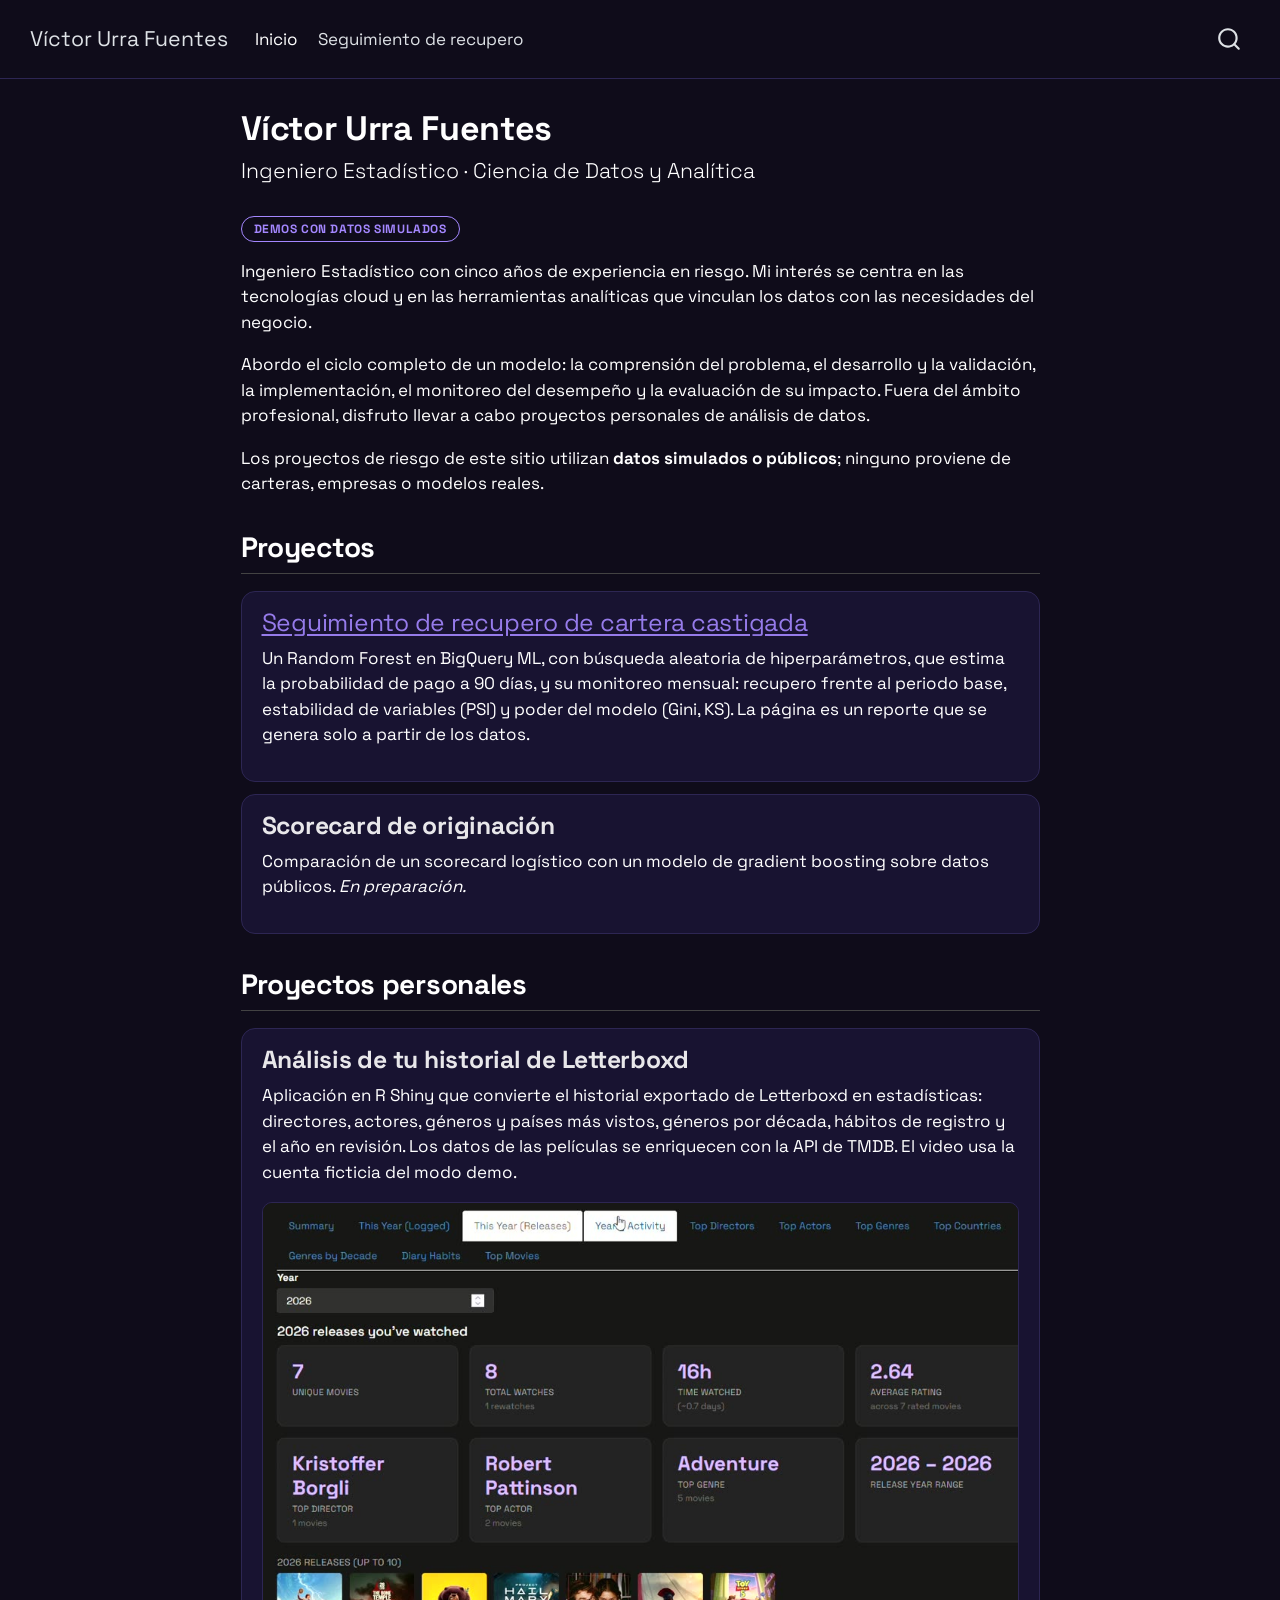
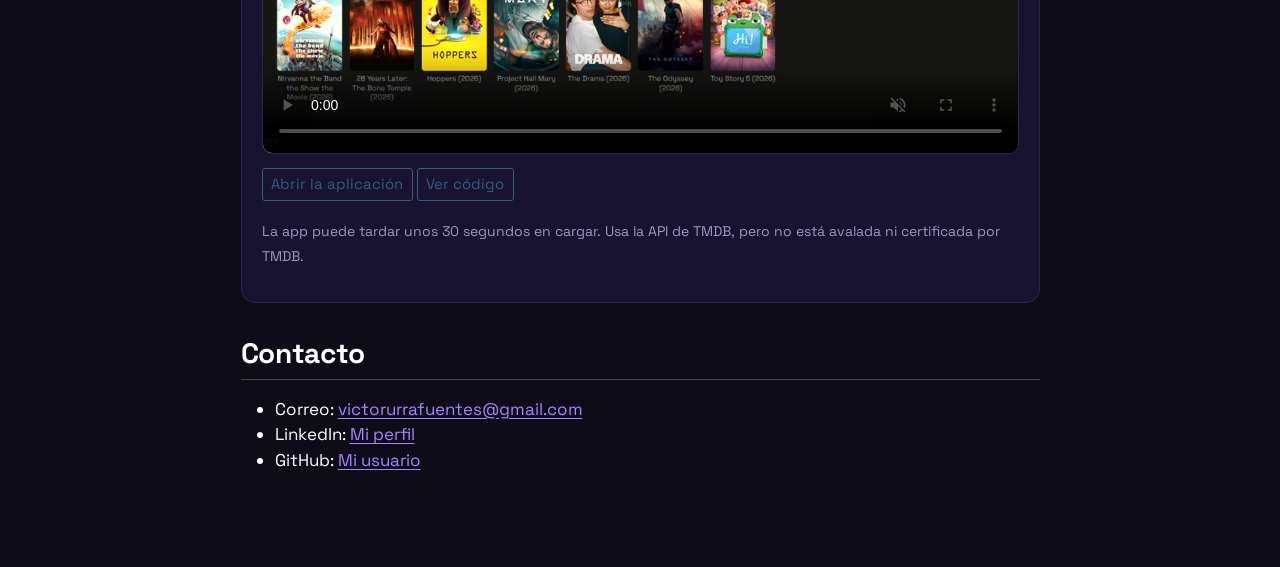
<file: index.html>
<!DOCTYPE html>
<html xmlns="http://www.w3.org/1999/xhtml" lang="es" xml:lang="es"><head>

<meta charset="utf-8">
<meta name="generator" content="quarto-1.11.9">

<meta name="viewport" content="width=device-width, initial-scale=1.0, user-scalable=yes">


<title>Víctor Urra Fuentes</title>
<style>
/* Default styles provided by pandoc.
** See https://pandoc.org/MANUAL.html#variables-for-html for config info.
*/
span.smallcaps{font-variant: small-caps;}
div.columns{display: flex; gap: 1.5em;}
div.column{flex: auto;}
@media screen {
div.columns{gap: min(4vw, 1.5em);}
div.column{overflow-x: auto;}
}
div.hanging-indent{margin-left: 1.5em; text-indent: -1.5em;}
ul.task-list{list-style: none;}
ul.task-list li input[type="checkbox"] {
  width: 0.8em;
  margin: 0 0.8em 0.2em -1em; /* quarto-specific, see https://github.com/quarto-dev/quarto-cli/issues/4556 */ 
  vertical-align: middle;
}
</style>


<script src="site_libs/quarto-nav/quarto-nav.js"></script>
<script src="site_libs/quarto-nav/headroom.min.js"></script>
<script src="site_libs/clipboard/clipboard.min.js"></script>
<script src="site_libs/quarto-search/autocomplete.umd.js"></script>
<script src="site_libs/quarto-search/fuse.min.js"></script>
<script src="site_libs/quarto-search/quarto-search.js"></script>
<meta name="quarto:offset" content="./">
<script src="site_libs/quarto-html/quarto.js" type="module"></script>
<script src="site_libs/quarto-html/tabsets/tabsets.js" type="module"></script>
<script src="site_libs/quarto-html/scrollable-regions/scrollable-regions.js" type="module"></script>
<script src="site_libs/quarto-html/popper.min.js"></script>
<script src="site_libs/quarto-html/tippy.umd.min.js"></script>
<script src="site_libs/quarto-html/anchor.min.js"></script>
<link href="site_libs/quarto-html/tippy.css" rel="stylesheet">
<link href="site_libs/quarto-html/quarto-syntax-highlighting-dark-447e42e69aaa9833c0ba1b986f430b20.css" rel="stylesheet" id="quarto-text-highlighting-styles">
<script src="site_libs/bootstrap/bootstrap.min.js"></script>
<link href="site_libs/bootstrap/bootstrap-icons.css" rel="stylesheet">
<link href="site_libs/bootstrap/bootstrap-1587712e6f16501fd4d5a4607ffcfc60.min.css" rel="stylesheet" append-hash="true" id="quarto-bootstrap" data-mode="dark">
<script id="quarto-search-options" type="application/json">{
  "location": "navbar",
  "copy-button": false,
  "collapse-after": 3,
  "panel-placement": "end",
  "type": "overlay",
  "limit": 50,
  "keyboard-shortcut": [
    "f",
    "/",
    "s"
  ],
  "show-item-context": false,
  "language": {
    "search-no-results-text": "No se han encontrado resultados",
    "search-matching-documents-text": "documentos encontrados",
    "search-copy-link-title": "Copiar el enlace en la búsqueda",
    "search-hide-matches-text": "Ocultar resultados adicionales",
    "search-more-match-text": "resultado adicional en este documento",
    "search-more-matches-text": "resultados adicionales en este documento",
    "search-clear-button-title": "Borrar",
    "search-text-placeholder": "",
    "search-detached-cancel-button-title": "Cancelar",
    "search-submit-button-title": "Enviar",
    "search-label": "Buscar"
  }
}</script>


<link rel="stylesheet" href="styles.css">
</head>

<body class="nav-fixed fullcontent quarto-light"><a id="quarto-skip-link" class="visually-hidden-focusable" href="#quarto-document-content">Saltar al contenido principal</a>

<div id="quarto-search-results"></div>
  <header id="quarto-header" class="headroom fixed-top">
    <nav class="navbar navbar-expand-lg " data-bs-theme="dark" aria-label="Sitio web">
      <div class="navbar-container container-fluid">
      <div class="navbar-brand-container mx-auto">
    <a class="navbar-brand" href="./index.html">
    <span class="navbar-title">Víctor Urra Fuentes</span>
    </a>
  </div>
          <button class="navbar-toggler" type="button" data-bs-toggle="collapse" data-bs-target="#navbarCollapse" aria-controls="navbarCollapse" aria-expanded="false" aria-label="Navegación de palanca" onclick="if (window.quartoToggleHeadroom) { window.quartoToggleHeadroom(); }">
  <span class="navbar-toggler-icon"></span>
</button>
          <div class="collapse navbar-collapse" id="navbarCollapse">
            <ul class="navbar-nav navbar-nav-scroll me-auto">
  <li class="nav-item">
    <a class="nav-link active" href="./index.html" aria-current="page"> 
<span class="menu-text">Inicio</span></a>
  </li>  
  <li class="nav-item">
    <a class="nav-link" href="./recupero.html"> 
<span class="menu-text">Seguimiento de recupero</span></a>
  </li>  
</ul>
          </div> <!-- /navcollapse -->
            <div class="quarto-navbar-tools">
</div>
            <div id="quarto-search" class="" title="Buscar"></div>
      </div> <!-- /container-fluid -->
    </nav>
</header>
<!-- content -->
<div id="quarto-content" class="quarto-container page-columns page-rows-contents page-layout-article page-navbar">
<!-- sidebar -->
<!-- margin-sidebar -->
    
<!-- main -->
<main class="content" id="quarto-document-content" tabindex="-1">

<header id="title-block-header" class="quarto-title-block default">
<div class="quarto-title">
<h1 class="title">Víctor Urra Fuentes</h1>
<p class="subtitle lead">Ingeniero Estadístico · Ciencia de Datos y Analítica</p>
</div>



<div class="quarto-title-meta">

    
  
    
  </div>
  


</header>


<p><span class="etiqueta">Demos con datos simulados</span></p>
<p>Ingeniero Estadístico con cinco años de experiencia en riesgo. Mi interés se centra en las tecnologías cloud y en las herramientas analíticas que vinculan los datos con las necesidades del negocio.</p>
<p>Abordo el ciclo completo de un modelo: la comprensión del problema, el desarrollo y la validación, la implementación, el monitoreo del desempeño y la evaluación de su impacto. Fuera del ámbito profesional, disfruto llevar a cabo proyectos personales de análisis de datos.</p>
<p>Los proyectos de riesgo de este sitio utilizan <strong>datos simulados o públicos</strong>; ninguno proviene de carteras, empresas o modelos reales.</p>
<section id="proyectos" class="level2">
<h2 class="anchored" data-anchor-id="proyectos">Proyectos</h2>
<section id="seguimiento-de-recupero-de-cartera-castigada" class="level3 proyecto">
<h3 class="anchored" data-anchor-id="seguimiento-de-recupero-de-cartera-castigada"><a href="./recupero.html">Seguimiento de recupero de cartera castigada</a></h3>
<p>Un Random Forest en BigQuery ML, con búsqueda aleatoria de hiperparámetros, que estima la probabilidad de pago a 90 días, y su monitoreo mensual: recupero frente al periodo base, estabilidad de variables (PSI) y poder del modelo (Gini, KS). La página es un reporte que se genera solo a partir de los datos.</p>
</section>
<section id="scorecard-de-originación" class="level3 proyecto">
<h3 class="anchored" data-anchor-id="scorecard-de-originación">Scorecard de originación</h3>
<p>Comparación de un scorecard logístico con un modelo de gradient boosting sobre datos públicos. <em>En preparación.</em></p>
</section>
</section>
<section id="proyectos-personales" class="level2">
<h2 class="anchored" data-anchor-id="proyectos-personales">Proyectos personales</h2>
<section id="análisis-de-tu-historial-de-letterboxd" class="level3 proyecto">
<h3 class="anchored" data-anchor-id="análisis-de-tu-historial-de-letterboxd">Análisis de tu historial de Letterboxd</h3>
<p>Aplicación en R Shiny que convierte el historial exportado de Letterboxd en estadísticas: directores, actores, géneros y países más vistos, géneros por década, hábitos de registro y el año en revisión. Los datos de las películas se enriquecen con la API de TMDB. El video usa la cuenta ficticia del modo demo.</p>
<video class="demo-video" src="media/boxd-demo.mp4" poster="media/boxd-poster.jpg" autoplay="" muted="" loop="" playsinline="" controls="" preload="metadata"></video>
<p><a href="https://sfb-apps.shinyapps.io/boxd-stats-app/" class="btn btn-outline-primary btn-sm">Abrir la aplicación</a> <a href="https://github.com/victorurrafuentes/portafolio/tree/main/proyectos/boxd-stats" class="btn btn-outline-primary btn-sm">Ver código</a></p>
<p><span class="nota">La app puede tardar unos 30 segundos en cargar. Usa la API de TMDB, pero no está avalada ni certificada por TMDB.</span></p>
</section>
</section>
<section id="contacto" class="level2">
<h2 class="anchored" data-anchor-id="contacto">Contacto</h2>
<ul>
<li>Correo: <a href="mailto:victorurrafuentes@gmail.com">victorurrafuentes@gmail.com</a></li>
<li>LinkedIn: <a href="https://www.linkedin.com/in/victorurraf">Mi perfil</a></li>
<li>GitHub: <a href="https://github.com/victorurrafuentes">Mi usuario</a></li>
</ul>


</section>

</main> <!-- /main -->
<script id="quarto-html-after-body" type="application/javascript">
  window.document.addEventListener("DOMContentLoaded", function (event) {
    const icon = "";
    const anchorJS = new window.AnchorJS();
    anchorJS.options = {
      placement: 'right',
      icon: icon
    };
    anchorJS.add('.anchored');
    const isCodeAnnotation = (el) => {
      for (const clz of el.classList) {
        if (clz.startsWith('code-annotation-')) {                     
          return true;
        }
      }
      return false;
    }
    const onCopySuccess = function(e) {
      // button target
      const button = e.trigger;
      // don't keep focus
      button.blur();
      // flash "checked"
      button.classList.add('code-copy-button-checked');
      var currentTitle = button.getAttribute("title");
      button.setAttribute("title", "Copiado");
      let tooltip;
      if (window.bootstrap) {
        button.setAttribute("data-bs-toggle", "tooltip");
        button.setAttribute("data-bs-placement", "left");
        button.setAttribute("data-bs-title", "Copiado");
        tooltip = new bootstrap.Tooltip(button, 
          { trigger: "manual", 
            customClass: "code-copy-button-tooltip",
            offset: [0, -8]});
        tooltip.show();    
      }
      setTimeout(function() {
        if (tooltip) {
          tooltip.hide();
          button.removeAttribute("data-bs-title");
          button.removeAttribute("data-bs-toggle");
          button.removeAttribute("data-bs-placement");
        }
        button.setAttribute("title", currentTitle);
        button.classList.remove('code-copy-button-checked');
      }, 1000);
      // clear code selection
      e.clearSelection();
    }
    const getTextToCopy = function(trigger) {
      const outerScaffold = trigger.parentElement.cloneNode(true);
      const codeEl = outerScaffold.querySelector('code');
      for (const childEl of codeEl.children) {
        if (isCodeAnnotation(childEl)) {
          childEl.remove();
        }
      }
      return codeEl.innerText;
    }
    const clipboard = new window.ClipboardJS('.code-copy-button:not([data-in-quarto-modal])', {
      text: getTextToCopy
    });
    clipboard.on('success', onCopySuccess);
    if (window.document.getElementById('quarto-embedded-source-code-modal')) {
      const clipboardModal = new window.ClipboardJS('.code-copy-button[data-in-quarto-modal]', {
        text: getTextToCopy,
        container: window.document.getElementById('quarto-embedded-source-code-modal')
      });
      clipboardModal.on('success', onCopySuccess);
    }
      var localhostRegex = new RegExp(/^(?:http|https):\/\/localhost\:?[0-9]*\//);
      var mailtoRegex = new RegExp(/^mailto:/);
        var filterRegex = new RegExp("https:\/\/victorurrafuentes\.github\.io\/portafolio\/");
      var isInternal = (href) => {
          return filterRegex.test(href) || localhostRegex.test(href) || mailtoRegex.test(href);
      }
      // Inspect non-navigation links and adorn them if external
      window.quartoDecorateExternalLinks = function (root) {
     var links = (root || window.document).querySelectorAll('a[href]:not(.nav-link):not(.navbar-brand):not(.toc-action):not(.sidebar-link):not(.sidebar-item-toggle):not(.pagination-link):not(.no-external):not([aria-hidden]):not(.dropdown-item):not(.quarto-navigation-tool):not(.about-link)');
      for (var i=0; i<links.length; i++) {
        const link = links[i];
        if (!isInternal(link.href)) {
          // undo the damage that might have been done by quarto-nav.js in the case of
          // links that we want to consider external
          if (link.dataset.originalHref !== undefined) {
            link.href = link.dataset.originalHref;
          }
          if (!link.classList.contains('no-external-icon')) {
          }
        }
      }
      };
      window.quartoDecorateExternalLinks(window.document);
    // Esc closes the popup (WCAG 1.4.13) and focus leaving both trigger and
    // popup closes it (WCAG 2.4.11); tippy handles neither for interactive popups.
    const hideOnEscAndFocusOut = {
      name: 'hideOnEscAndFocusOut',
      defaultValue: true,
      fn(instance) {
        const dismiss = () => {
          // A show scheduled by the trigger delay would otherwise reopen it
          instance.clearDelayTimeouts();
          instance.hide();
        };
        const onKeyDown = (event) => {
          if (event.key !== 'Escape') {
            return;
          }
          // Keep Esc from also reaching page handlers (e.g. reveal.js overview),
          // except an open reveal.js slide menu, which Esc should close too.
          // The menu handles keys only when its keyboard option is on.
          const menuHandlesEsc = window.Reveal?.getPlugin?.('menu')?.isOpen() &&
            window.Reveal.getConfig().menu?.keyboard !== false;
          if (!menuHandlesEsc) {
            event.stopPropagation();
          }
          if (instance.popper.contains(window.document.activeElement)) {
            // Disabled while refocusing so the focus trigger does not reopen it
            instance.disable();
            instance.reference.focus();
            instance.enable();
          }
          dismiss();
        };
        const onFocusOut = (event) => {
          const target = event.relatedTarget;
          if (target && !instance.reference.contains(target) &&
              !instance.popper.contains(target)) {
            dismiss();
          }
        };
        // On the trigger too: a click trigger (code-annotations: select) has no
        // blur handling. Attached for the instance's lifetime so leaving the
        // trigger also cancels a show still pending on the trigger delay.
        instance.reference.addEventListener('focusout', onFocusOut);
        return {
          onShow() {
            window.document.addEventListener('keydown', onKeyDown, true);
            instance.popper.addEventListener('focusout', onFocusOut);
          },
          onHide() {
            window.document.removeEventListener('keydown', onKeyDown, true);
            instance.popper.removeEventListener('focusout', onFocusOut);
          },
          onDestroy() {
            instance.reference.removeEventListener('focusout', onFocusOut);
          },
        };
      },
    };
    function tippyHover(el, contentFn, onTriggerFn, onUntriggerFn) {
      const config = {
        allowHTML: true,
        maxWidth: 500,
        delay: 100,
        arrow: false,
        appendTo: function(el) {
            return el.parentElement;
        },
        interactive: true,
        interactiveBorder: 10,
        theme: 'quarto',
        placement: 'bottom-start',
        plugins: [hideOnEscAndFocusOut],
      };
      if (contentFn) {
        config.content = contentFn;
      }
      if (onTriggerFn) {
        config.onTrigger = onTriggerFn;
      }
      if (onUntriggerFn) {
        config.onUntrigger = onUntriggerFn;
      }
      window.tippy(el, config); 
    }
    const noterefs = window.document.querySelectorAll('a[role="doc-noteref"]');
    for (var i=0; i<noterefs.length; i++) {
      const ref = noterefs[i];
      tippyHover(ref, function() {
        // use id or data attribute instead here
        let href = ref.getAttribute('data-footnote-href') || ref.getAttribute('href');
        try { href = new URL(href).hash; } catch {}
        const id = href.replace(/^#\/?/, "");
        const note = window.document.getElementById(id);
        if (note) {
          return note.innerHTML;
        } else {
          return "";
        }
      });
    }
    const xrefs = window.document.querySelectorAll('a.quarto-xref');
    const processXRef = (id, note) => {
      // Strip column container classes
      const stripColumnClz = (el) => {
        el.classList.remove("page-full", "page-columns");
        if (el.children) {
          for (const child of el.children) {
            stripColumnClz(child);
          }
        }
      }
      stripColumnClz(note)
      if (id === null || id.startsWith('sec-')) {
        // Special case sections, only their first couple elements
        const container = document.createElement("div");
        if (note.children && note.children.length > 2) {
          container.appendChild(note.children[0].cloneNode(true));
          for (let i = 1; i < note.children.length; i++) {
            const child = note.children[i];
            if (child.tagName === "P" && child.innerText === "") {
              continue;
            } else {
              container.appendChild(child.cloneNode(true));
              break;
            }
          }
          if (window.Quarto?.typesetMath) {
            window.Quarto.typesetMath(container);
          }
          return container.innerHTML
        } else {
          if (window.Quarto?.typesetMath) {
            window.Quarto.typesetMath(note);
          }
          return note.innerHTML;
        }
      } else {
        // Remove any anchor links if they are present
        const anchorLink = note.querySelector('a.anchorjs-link');
        if (anchorLink) {
          anchorLink.remove();
        }
        if (window.Quarto?.typesetMath) {
          window.Quarto.typesetMath(note);
        }
        if (note.classList.contains("callout")) {
          return note.outerHTML;
        } else {
          return note.innerHTML;
        }
      }
    }
    for (var i=0; i<xrefs.length; i++) {
      const xref = xrefs[i];
      tippyHover(xref, undefined, function(instance) {
        instance.disable();
        let url = xref.getAttribute('href');
        let hash = undefined; 
        if (url.startsWith('#')) {
          hash = url;
        } else {
          try { hash = new URL(url).hash; } catch {}
        }
        if (hash) {
          const id = hash.replace(/^#\/?/, "");
          const note = window.document.getElementById(id);
          if (note !== null) {
            try {
              const html = processXRef(id, note.cloneNode(true));
              instance.setContent(html);
            } finally {
              instance.enable();
              instance.show();
            }
          } else {
            // See if we can fetch this
            fetch(url.split('#')[0])
            .then(res => res.text())
            .then(html => {
              const parser = new DOMParser();
              const htmlDoc = parser.parseFromString(html, "text/html");
              const note = htmlDoc.getElementById(id);
              if (note !== null) {
                const html = processXRef(id, note);
                instance.setContent(html);
              } 
            }).finally(() => {
              instance.enable();
              instance.show();
            });
          }
        } else {
          // See if we can fetch a full url (with no hash to target)
          // This is a special case and we should probably do some content thinning / targeting
          fetch(url)
          .then(res => res.text())
          .then(html => {
            const parser = new DOMParser();
            const htmlDoc = parser.parseFromString(html, "text/html");
            const note = htmlDoc.querySelector('main.content');
            if (note !== null) {
              // This should only happen for chapter cross references
              // (since there is no id in the URL)
              // remove the first header
              if (note.children.length > 0 && note.children[0].tagName === "HEADER") {
                note.children[0].remove();
              }
              const html = processXRef(null, note);
              instance.setContent(html);
            } 
          }).finally(() => {
            instance.enable();
            instance.show();
          });
        }
      }, function(instance) {
      });
    }
        let selectedAnnoteEl;
        const selectorForAnnotation = ( cell, annotation) => {
          let cellAttr = 'data-code-cell="' + cell + '"';
          let lineAttr = 'data-code-annotation="' +  annotation + '"';
          const selector = 'span[' + cellAttr + '][' + lineAttr + ']';
          return selector;
        }
        const selectCodeLines = (annoteEl) => {
          const doc = window.document;
          const targetCell = annoteEl.getAttribute("data-target-cell");
          const targetAnnotation = annoteEl.getAttribute("data-target-annotation");
          const annoteSpan = window.document.querySelector(selectorForAnnotation(targetCell, targetAnnotation));
          const lines = annoteSpan.getAttribute("data-code-lines").split(",");
          const lineIds = lines.map((line) => {
            return targetCell + "-" + line;
          })
          // Each band is positioned against its own containing block, which is
          // not the offsetParent of the lines, so place it from client rects.
          const placeBand = (band, firstEl, lastEl, codeBlock) => {
            const container = band.offsetParent;
            if (container === null) {
              return;
            }
            const containerRect = container.getBoundingClientRect();
            // Reveal.js scales slides with a transform, so convert client
            // pixels back to the CSS pixels of the container.
            const scale = containerRect.height / container.offsetHeight || 1;
            const firstRect = firstEl.getBoundingClientRect();
            const lastRect = lastEl.getBoundingClientRect();
            const top = (firstRect.top - containerRect.top) / scale - container.clientTop + container.scrollTop;
            const height = (lastRect.bottom - firstRect.top) / scale;
            band.style.top = top - 2 + "px";
            band.style.height = height + 4 + "px";
            if (codeBlock) {
              // Without the copy button wrapper, the containing block is wider
              // than the code block, so span the code block explicitly.
              const blockRect = codeBlock.getBoundingClientRect();
              band.style.left = (blockRect.left - containerRect.left) / scale - container.clientLeft + container.scrollLeft + "px";
              band.style.width = blockRect.width / scale + "px";
            }
          };
          if (lineIds.length > 0) {
            const el = window.document.getElementById(lineIds[0]);
            const lastEl = window.document.getElementById(lineIds[lineIds.length - 1]);
            const parent = el.parentElement.parentElement;
            // cook up a div (if necessary) and position it
            let div = window.document.getElementById("code-annotation-line-highlight");
            if (div === null) {
              div = window.document.createElement("div");
              div.setAttribute("id", "code-annotation-line-highlight");
              div.style.position = 'absolute';
              parent.appendChild(div);
            }
            placeBand(div, el, lastEl, parent.closest("div.sourceCode") || parent);
            let gutterDiv = window.document.getElementById("code-annotation-line-highlight-gutter");
            if (gutterDiv === null) {
              gutterDiv = window.document.createElement("div");
              gutterDiv.setAttribute("id", "code-annotation-line-highlight-gutter");
              gutterDiv.style.position = 'absolute';
              const codeCell = window.document.getElementById(targetCell);
              const gutter = codeCell.querySelector('.code-annotation-gutter');
              gutter.appendChild(gutterDiv);
            }
            placeBand(gutterDiv, el, lastEl);
            selectedAnnoteEl = annoteEl;
          }
        };
        const unselectCodeLines = () => {
          const elementsIds = ["code-annotation-line-highlight", "code-annotation-line-highlight-gutter"];
          elementsIds.forEach((elId) => {
            const div = window.document.getElementById(elId);
            if (div) {
              div.remove();
            }
          });
          selectedAnnoteEl = undefined;
        };
          // Handle positioning of the toggle
      window.addEventListener(
        "resize",
        throttle(() => {
          elRect = undefined;
          if (selectedAnnoteEl) {
            selectCodeLines(selectedAnnoteEl);
          }
        }, 10)
      );
      function throttle(fn, ms) {
      let throttle = false;
      let timer;
        return (...args) => {
          if(!throttle) { // first call gets through
              fn.apply(this, args);
              throttle = true;
          } else { // all the others get throttled
              if(timer) clearTimeout(timer); // cancel #2
              timer = setTimeout(() => {
                fn.apply(this, args);
                timer = throttle = false;
              }, ms);
          }
        };
      }
        // Attach click handler to the DT
        const annoteDls = window.document.querySelectorAll('dt[data-target-cell]');
        for (const annoteDlNode of annoteDls) {
          annoteDlNode.addEventListener('click', (event) => {
            const clickedEl = event.target;
            if (clickedEl !== selectedAnnoteEl) {
              unselectCodeLines();
              const activeEl = window.document.querySelector('dt[data-target-cell].code-annotation-active');
              if (activeEl) {
                activeEl.classList.remove('code-annotation-active');
              }
              selectCodeLines(clickedEl);
              clickedEl.classList.add('code-annotation-active');
            } else {
              // Unselect the line
              unselectCodeLines();
              clickedEl.classList.remove('code-annotation-active');
            }
          });
        }
    const findCites = (el) => {
      const parentEl = el.parentElement;
      if (parentEl) {
        const cites = parentEl.dataset.cites;
        if (cites) {
          return {
            el,
            cites: cites.split(' ')
          };
        } else {
          return findCites(el.parentElement)
        }
      } else {
        return undefined;
      }
    };
    var bibliorefs = window.document.querySelectorAll('a[role="doc-biblioref"]');
    for (var i=0; i<bibliorefs.length; i++) {
      const ref = bibliorefs[i];
      const citeInfo = findCites(ref);
      if (citeInfo) {
        tippyHover(citeInfo.el, function() {
          var popup = window.document.createElement('div');
          citeInfo.cites.forEach(function(cite) {
            var citeDiv = window.document.createElement('div');
            citeDiv.classList.add('hanging-indent');
            citeDiv.classList.add('csl-entry');
            var biblioDiv = window.document.getElementById('ref-' + cite);
            if (biblioDiv) {
              citeDiv.innerHTML = biblioDiv.innerHTML;
            }
            popup.appendChild(citeDiv);
          });
          return popup.innerHTML;
        });
      }
    }
  });
  </script>
  <script type="application/javascript">
  window.quartoScrollableRegionsLabels = {"code":"Código desplazable","output":"Salida desplazable"};
  </script>
</div> <!-- /content -->




</body></html>
</file>
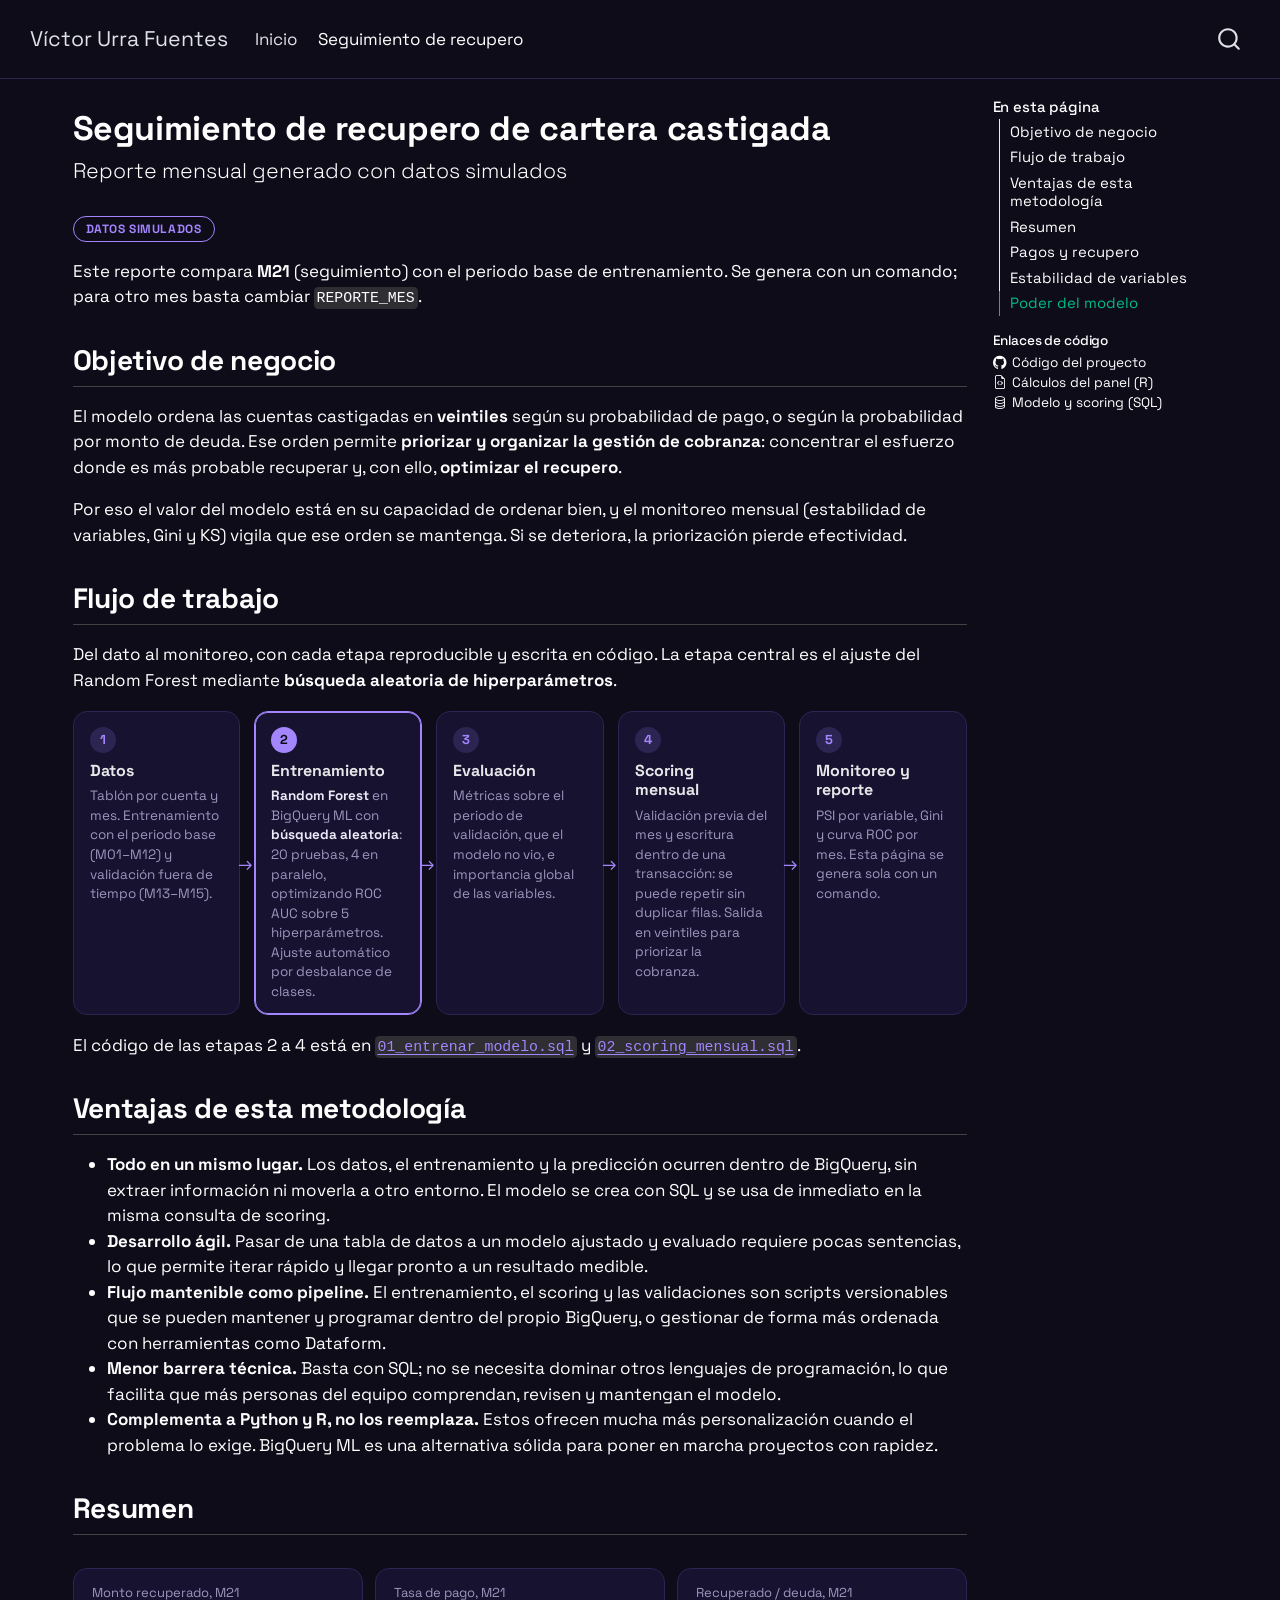
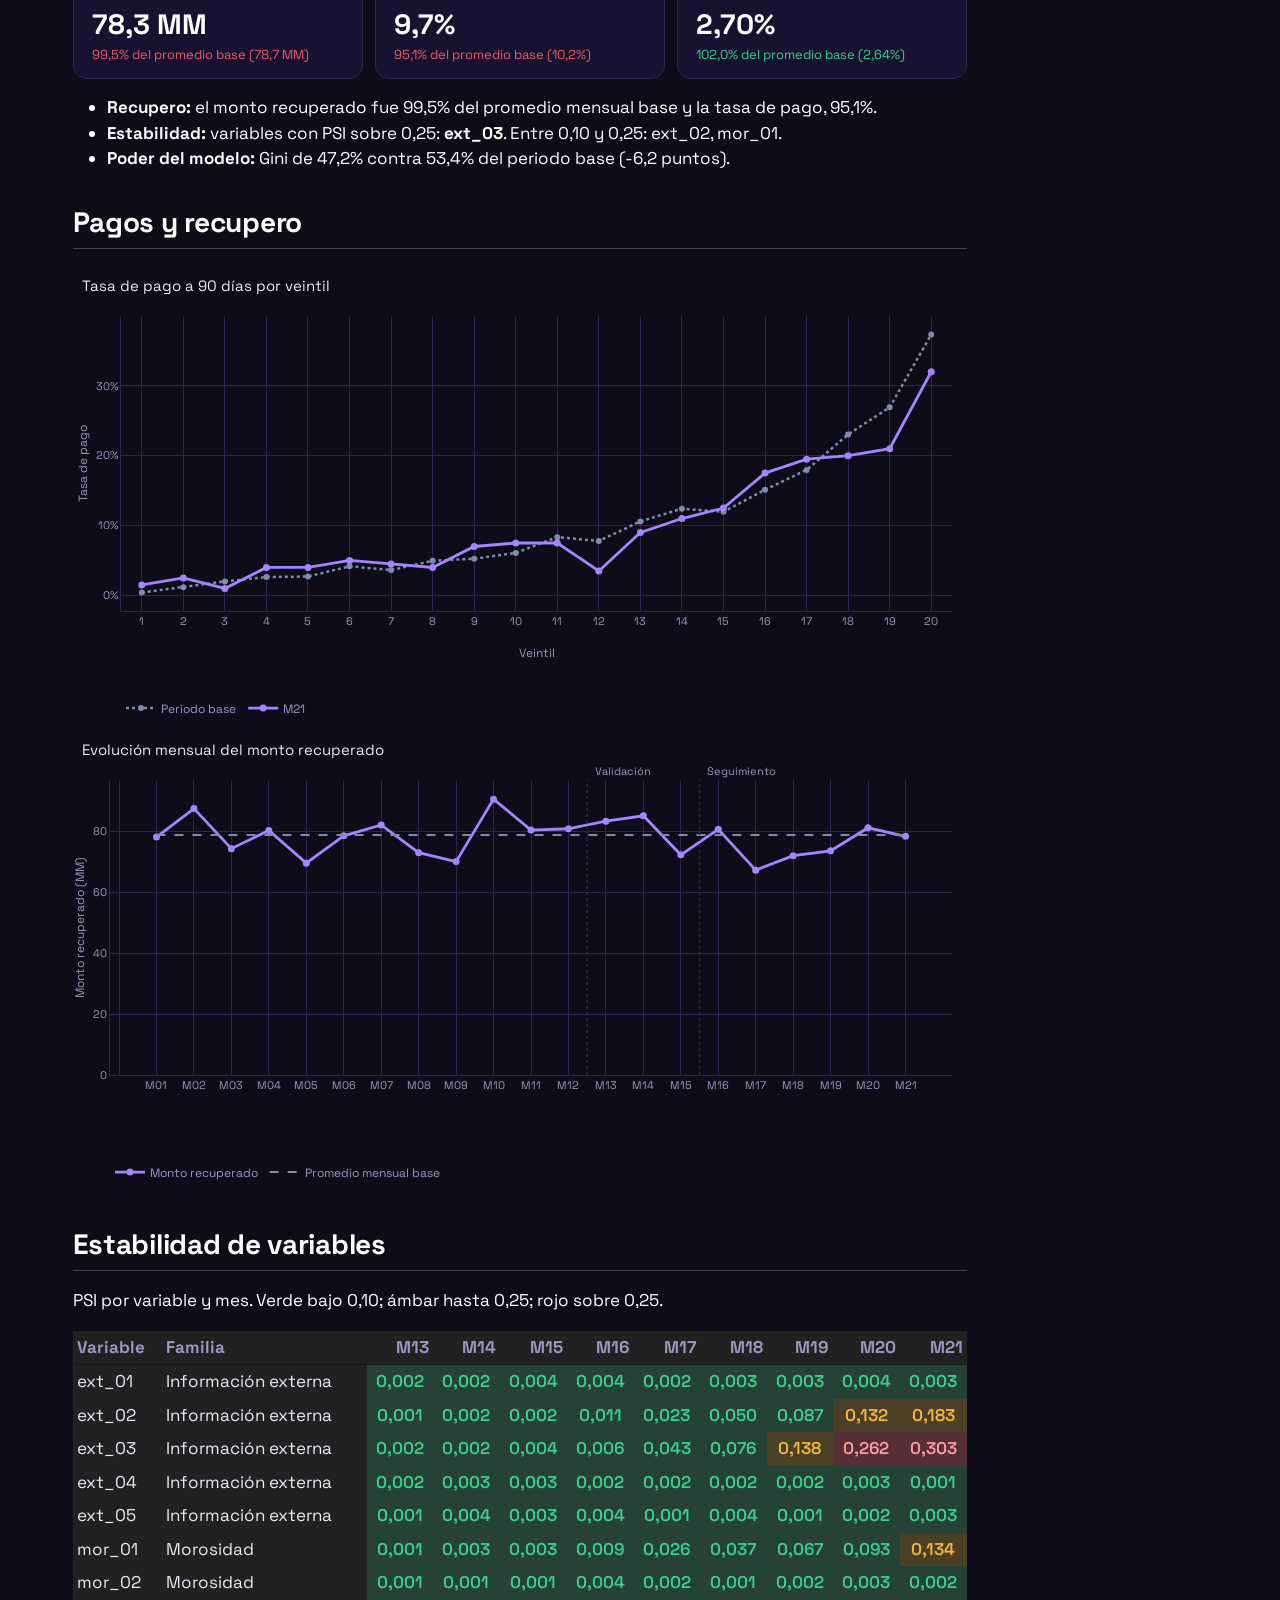
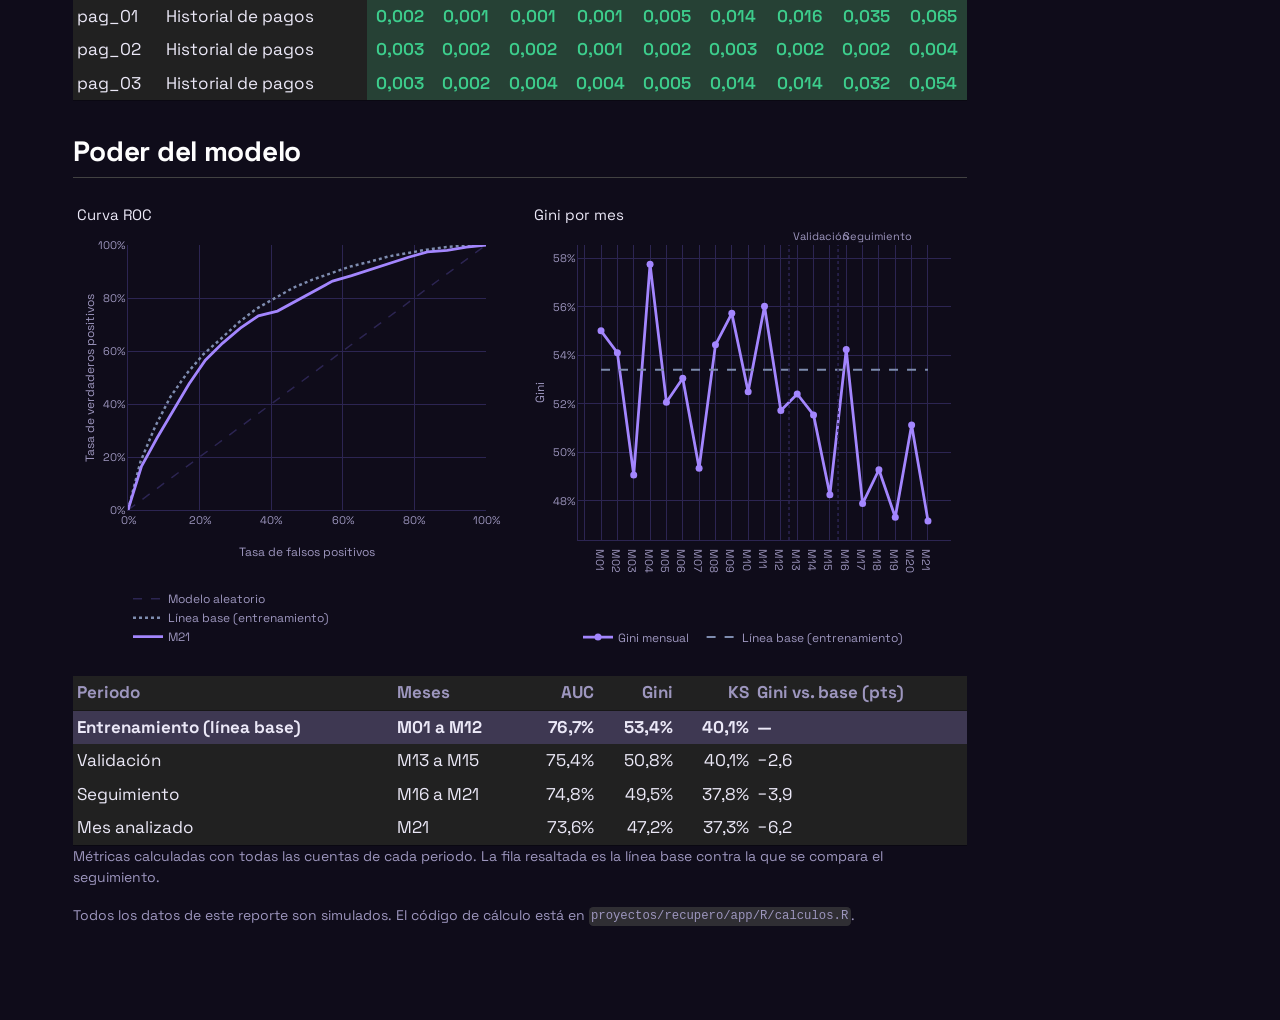
<file: recupero.html>
<!DOCTYPE html>
<html xmlns="http://www.w3.org/1999/xhtml" lang="es" xml:lang="es"><head>

<meta charset="utf-8">
<meta name="generator" content="quarto-1.11.9">

<meta name="viewport" content="width=device-width, initial-scale=1.0, user-scalable=yes">


<title>Seguimiento de recupero de cartera castigada – Víctor Urra Fuentes</title>
<style>
/* Default styles provided by pandoc.
** See https://pandoc.org/MANUAL.html#variables-for-html for config info.
*/
span.smallcaps{font-variant: small-caps;}
div.columns{display: flex; gap: 1.5em;}
div.column{flex: auto;}
@media screen {
div.columns{gap: min(4vw, 1.5em);}
div.column{overflow-x: auto;}
}
div.hanging-indent{margin-left: 1.5em; text-indent: -1.5em;}
ul.task-list{list-style: none;}
ul.task-list li input[type="checkbox"] {
  width: 0.8em;
  margin: 0 0.8em 0.2em -1em; /* quarto-specific, see https://github.com/quarto-dev/quarto-cli/issues/4556 */ 
  vertical-align: middle;
}
</style>


<script src="site_libs/quarto-nav/quarto-nav.js"></script>
<script src="site_libs/quarto-nav/headroom.min.js"></script>
<script src="site_libs/clipboard/clipboard.min.js"></script>
<script src="site_libs/quarto-search/autocomplete.umd.js"></script>
<script src="site_libs/quarto-search/fuse.min.js"></script>
<script src="site_libs/quarto-search/quarto-search.js"></script>
<meta name="quarto:offset" content="./">
<script src="site_libs/quarto-html/quarto.js" type="module"></script>
<script src="site_libs/quarto-html/tabsets/tabsets.js" type="module"></script>
<script src="site_libs/quarto-html/scrollable-regions/scrollable-regions.js" type="module"></script>
<script src="site_libs/quarto-html/popper.min.js"></script>
<script src="site_libs/quarto-html/tippy.umd.min.js"></script>
<script src="site_libs/quarto-html/anchor.min.js"></script>
<link href="site_libs/quarto-html/tippy.css" rel="stylesheet">
<link href="site_libs/quarto-html/quarto-syntax-highlighting-dark-447e42e69aaa9833c0ba1b986f430b20.css" rel="stylesheet" id="quarto-text-highlighting-styles">
<script src="site_libs/bootstrap/bootstrap.min.js"></script>
<link href="site_libs/bootstrap/bootstrap-icons.css" rel="stylesheet">
<link href="site_libs/bootstrap/bootstrap-1587712e6f16501fd4d5a4607ffcfc60.min.css" rel="stylesheet" append-hash="true" id="quarto-bootstrap" data-mode="dark">
<script id="quarto-search-options" type="application/json">{
  "location": "navbar",
  "copy-button": false,
  "collapse-after": 3,
  "panel-placement": "end",
  "type": "overlay",
  "limit": 50,
  "keyboard-shortcut": [
    "f",
    "/",
    "s"
  ],
  "show-item-context": false,
  "language": {
    "search-no-results-text": "No se han encontrado resultados",
    "search-matching-documents-text": "documentos encontrados",
    "search-copy-link-title": "Copiar el enlace en la búsqueda",
    "search-hide-matches-text": "Ocultar resultados adicionales",
    "search-more-match-text": "resultado adicional en este documento",
    "search-more-matches-text": "resultados adicionales en este documento",
    "search-clear-button-title": "Borrar",
    "search-text-placeholder": "",
    "search-detached-cancel-button-title": "Cancelar",
    "search-submit-button-title": "Enviar",
    "search-label": "Buscar"
  }
}</script>
<link href="site_libs/htmltools-fill-0.5.9/fill.css" rel="stylesheet">

<script src="site_libs/htmlwidgets-1.6.4/htmlwidgets.js"></script>

<script src="site_libs/plotly-binding-4.12.1/plotly.js"></script>

<script src="site_libs/typedarray-0.1/typedarray.min.js"></script>

<script src="site_libs/jquery-3.6.0/jquery-3.6.0.min.js"></script>

<link href="site_libs/crosstalk-1.2.2/css/crosstalk.min.css" rel="stylesheet">

<script src="site_libs/crosstalk-1.2.2/js/crosstalk.min.js"></script>

<link href="site_libs/plotly-htmlwidgets-css-2.25.2/plotly-htmlwidgets.css" rel="stylesheet">

<script src="site_libs/plotly-main-2.25.2/plotly-latest.min.js"></script>

<link href="site_libs/datatables-css-0.0.0/datatables-crosstalk.css" rel="stylesheet">

<script src="site_libs/datatables-binding-0.34.0/datatables.js"></script>

<link href="site_libs/dt-core-1.13.6/css/jquery.dataTables.min.css" rel="stylesheet">

<link href="site_libs/dt-core-1.13.6/css/jquery.dataTables.extra.css" rel="stylesheet">

<script src="site_libs/dt-core-1.13.6/js/jquery.dataTables.min.js"></script>



<link rel="stylesheet" href="styles.css">
</head>

<body class="nav-fixed quarto-light"><a id="quarto-skip-link" class="visually-hidden-focusable" href="#quarto-document-content">Saltar al contenido principal</a>

<div id="quarto-search-results"></div>
  <header id="quarto-header" class="headroom fixed-top">
    <nav class="navbar navbar-expand-lg " data-bs-theme="dark" aria-label="Sitio web">
      <div class="navbar-container container-fluid">
      <div class="navbar-brand-container mx-auto">
    <a class="navbar-brand" href="./index.html">
    <span class="navbar-title">Víctor Urra Fuentes</span>
    </a>
  </div>
          <button class="navbar-toggler" type="button" data-bs-toggle="collapse" data-bs-target="#navbarCollapse" aria-controls="navbarCollapse" aria-expanded="false" aria-label="Navegación de palanca" onclick="if (window.quartoToggleHeadroom) { window.quartoToggleHeadroom(); }">
  <span class="navbar-toggler-icon"></span>
</button>
          <div class="collapse navbar-collapse" id="navbarCollapse">
            <ul class="navbar-nav navbar-nav-scroll me-auto">
  <li class="nav-item">
    <a class="nav-link" href="./index.html"> 
<span class="menu-text">Inicio</span></a>
  </li>  
  <li class="nav-item">
    <a class="nav-link active" href="./recupero.html" aria-current="page"> 
<span class="menu-text">Seguimiento de recupero</span></a>
  </li>  
</ul>
          </div> <!-- /navcollapse -->
            <div class="quarto-navbar-tools">
</div>
            <div id="quarto-search" class="" title="Buscar"></div>
      </div> <!-- /container-fluid -->
    </nav>
</header>
<!-- content -->
<div id="quarto-content" class="quarto-container page-columns page-rows-contents page-layout-full page-navbar">
<!-- sidebar -->
<!-- margin-sidebar -->
    <div id="quarto-margin-sidebar" class="sidebar margin-sidebar">
        <nav id="TOC" role="doc-toc" aria-labelledby="toc-title" class="toc-active">
    <h2 id="toc-title">En esta página</h2>
   
  <ul>
  <li><a href="#objetivo-de-negocio" id="toc-objetivo-de-negocio" class="nav-link active" data-scroll-target="#objetivo-de-negocio">Objetivo de negocio</a></li>
  <li><a href="#flujo-de-trabajo" id="toc-flujo-de-trabajo" class="nav-link" data-scroll-target="#flujo-de-trabajo">Flujo de trabajo</a></li>
  <li><a href="#ventajas-de-esta-metodología" id="toc-ventajas-de-esta-metodología" class="nav-link" data-scroll-target="#ventajas-de-esta-metodología">Ventajas de esta metodología</a></li>
  <li><a href="#resumen" id="toc-resumen" class="nav-link" data-scroll-target="#resumen">Resumen</a></li>
  <li><a href="#pagos-y-recupero" id="toc-pagos-y-recupero" class="nav-link" data-scroll-target="#pagos-y-recupero">Pagos y recupero</a></li>
  <li><a href="#estabilidad-de-variables" id="toc-estabilidad-de-variables" class="nav-link" data-scroll-target="#estabilidad-de-variables">Estabilidad de variables</a></li>
  <li><a href="#poder-del-modelo" id="toc-poder-del-modelo" class="nav-link" data-scroll-target="#poder-del-modelo">Poder del modelo</a></li>
  </ul>
<div class="quarto-code-links"><h2>Enlaces de código</h2><ul><li><a href="https://github.com/victorurrafuentes/portafolio/tree/main/proyectos/recupero"><i class="bi bi-github"></i>Código del proyecto</a></li><li><a href="https://github.com/victorurrafuentes/portafolio/blob/main/proyectos/recupero/app/R/calculos.R"><i class="bi bi-file-earmark-code"></i>Cálculos del panel (R)</a></li><li><a href="https://github.com/victorurrafuentes/portafolio/tree/main/proyectos/recupero/sql"><i class="bi bi-database"></i>Modelo y scoring (SQL)</a></li></ul></div></nav>
    </div>
<!-- main -->
<main class="content column-page-left" id="quarto-document-content" tabindex="-1">

<header id="title-block-header" class="quarto-title-block default">
<div class="quarto-title">
<h1 class="title">Seguimiento de recupero de cartera castigada</h1>
<p class="subtitle lead">Reporte mensual generado con datos simulados</p>
</div>



<div class="quarto-title-meta column-page-left">

    
  
    
  </div>
  


</header>


<p><span class="etiqueta">Datos simulados</span></p>
<p>Este reporte compara <strong>M21</strong> (seguimiento) con el periodo base de entrenamiento. Se genera con un comando; para otro mes basta cambiar <code>REPORTE_MES</code>.</p>
<section id="objetivo-de-negocio" class="level2">
<h2 class="anchored" data-anchor-id="objetivo-de-negocio">Objetivo de negocio</h2>
<p>El modelo ordena las cuentas castigadas en <strong>veintiles</strong> según su probabilidad de pago, o según la probabilidad por monto de deuda. Ese orden permite <strong>priorizar y organizar la gestión de cobranza</strong>: concentrar el esfuerzo donde es más probable recuperar y, con ello, <strong>optimizar el recupero</strong>.</p>
<p>Por eso el valor del modelo está en su capacidad de ordenar bien, y el monitoreo mensual (estabilidad de variables, Gini y KS) vigila que ese orden se mantenga. Si se deteriora, la priorización pierde efectividad.</p>
</section>
<section id="flujo-de-trabajo" class="level2">
<h2 class="anchored" data-anchor-id="flujo-de-trabajo">Flujo de trabajo</h2>
<p>Del dato al monitoreo, con cada etapa reproducible y escrita en código. La etapa central es el ajuste del Random Forest mediante <strong>búsqueda aleatoria de hiperparámetros</strong>.</p>
<div class="flujo">
  <div class="paso">
    <div class="paso-num">1</div>
    <h4 class="anchored">Datos</h4>
    <p>Tablón por cuenta y mes. Entrenamiento con el periodo base (M01–M12) y validación fuera de tiempo (M13–M15).</p>
  </div>
  <div class="paso paso-clave">
    <div class="paso-num">2</div>
    <h4 class="anchored">Entrenamiento</h4>
    <p><strong>Random Forest</strong> en BigQuery ML con <strong>búsqueda aleatoria</strong>: 20 pruebas, 4 en paralelo, optimizando ROC AUC sobre 5 hiperparámetros. Ajuste automático por desbalance de clases.</p>
  </div>
  <div class="paso">
    <div class="paso-num">3</div>
    <h4 class="anchored">Evaluación</h4>
    <p>Métricas sobre el periodo de validación, que el modelo no vio, e importancia global de las variables.</p>
  </div>
  <div class="paso">
    <div class="paso-num">4</div>
    <h4 class="anchored">Scoring mensual</h4>
    <p>Validación previa del mes y escritura dentro de una transacción: se puede repetir sin duplicar filas. Salida en veintiles para priorizar la cobranza.</p>
  </div>
  <div class="paso">
    <div class="paso-num">5</div>
    <h4 class="anchored">Monitoreo y reporte</h4>
    <p>PSI por variable, Gini y curva ROC por mes. Esta página se genera sola con un comando.</p>
  </div>
</div>
<p>El código de las etapas 2 a 4 está en <a href="https://github.com/victorurrafuentes/portafolio/blob/main/proyectos/recupero/sql/01_entrenar_modelo.sql"><code>01_entrenar_modelo.sql</code></a> y <a href="https://github.com/victorurrafuentes/portafolio/blob/main/proyectos/recupero/sql/02_scoring_mensual.sql"><code>02_scoring_mensual.sql</code></a>.</p>
</section>
<section id="ventajas-de-esta-metodología" class="level2">
<h2 class="anchored" data-anchor-id="ventajas-de-esta-metodología">Ventajas de esta metodología</h2>
<ul>
<li><strong>Todo en un mismo lugar.</strong> Los datos, el entrenamiento y la predicción ocurren dentro de BigQuery, sin extraer información ni moverla a otro entorno. El modelo se crea con SQL y se usa de inmediato en la misma consulta de scoring.</li>
<li><strong>Desarrollo ágil.</strong> Pasar de una tabla de datos a un modelo ajustado y evaluado requiere pocas sentencias, lo que permite iterar rápido y llegar pronto a un resultado medible.</li>
<li><strong>Flujo mantenible como pipeline.</strong> El entrenamiento, el scoring y las validaciones son scripts versionables que se pueden mantener y programar dentro del propio BigQuery, o gestionar de forma más ordenada con herramientas como Dataform.</li>
<li><strong>Menor barrera técnica.</strong> Basta con SQL; no se necesita dominar otros lenguajes de programación, lo que facilita que más personas del equipo comprendan, revisen y mantengan el modelo.</li>
<li><strong>Complementa a Python y R, no los reemplaza.</strong> Estos ofrecen mucha más personalización cuando el problema lo exige. BigQuery ML es una alternativa sólida para poner en marcha proyectos con rapidez.</li>
</ul>
</section>
<section id="resumen" class="level2">
<h2 class="anchored" data-anchor-id="resumen">Resumen</h2>
<div class="cell">
<div class="cell-output-display">
<div class="tarjetas">
  <div class="tarjeta">
    <div class="tarjeta-etiqueta">Monto recuperado, M21</div>
    <div class="tarjeta-valor">78,3 MM</div>
    <div class="tarjeta-detalle baja">99,5% del promedio base (78,7 MM)</div>
  </div>
  <div class="tarjeta">
    <div class="tarjeta-etiqueta">Tasa de pago, M21</div>
    <div class="tarjeta-valor">9,7%</div>
    <div class="tarjeta-detalle baja">95,1% del promedio base (10,2%)</div>
  </div>
  <div class="tarjeta">
    <div class="tarjeta-etiqueta">Recuperado / deuda, M21</div>
    <div class="tarjeta-valor">2,70%</div>
    <div class="tarjeta-detalle sube">102,0% del promedio base (2,64%)</div>
  </div>
</div>
</div>
</div>
<ul>
<li><strong>Recupero:</strong> el monto recuperado fue 99,5% del promedio mensual base y la tasa de pago, 95,1%.</li>
<li><strong>Estabilidad:</strong> variables con PSI sobre 0,25: <strong>ext_03</strong>. Entre 0,10 y 0,25: ext_02, mor_01.</li>
<li><strong>Poder del modelo:</strong> Gini de 47,2% contra 53,4% del periodo base (-6,2 puntos).</li>
</ul>
</section>
<section id="pagos-y-recupero" class="level2">
<h2 class="anchored" data-anchor-id="pagos-y-recupero">Pagos y recupero</h2>
<div class="cell">
<div class="cell-output-display">
<div class="plotly html-widget html-fill-item" id="htmlwidget-9eed4fbb560e2733da9e" style="width:100%;height:464px;"></div>
<script type="application/json" data-for="htmlwidget-9eed4fbb560e2733da9e">{"x":{"visdat":{"248073ab59d7":["function () ","plotlyVisDat"],"248074982038":["function () ","data"],"24803ea69f":["function () ","data"]},"cur_data":"24803ea69f","attrs":{"248074982038":{"alpha_stroke":1,"sizes":[10,100],"spans":[1,20],"x":{},"y":{},"type":"scatter","mode":"lines+markers","name":"Periodo base","line":{"color":"#7f8db0","width":2.5,"dash":"dot"},"marker":{"color":"#7f8db0","size":6},"hovertemplate":"Veintil %{x}<br>Periodo base: %{y:.1%}<extra><\/extra>","inherit":true},"24803ea69f":{"alpha_stroke":1,"sizes":[10,100],"spans":[1,20],"x":{},"y":{},"type":"scatter","mode":"lines+markers","name":"M21","line":{"color":"#a487ff","width":2.7999999999999998},"marker":{"color":"#a487ff","size":7},"hovertemplate":"Veintil %{x}<br>M21: %{y:.1%}<extra><\/extra>","inherit":true}},"layout":{"margin":{"b":40,"l":8,"t":50,"r":16},"title":{"text":"Tasa de pago a 90 días por veintil","x":0.01,"xanchor":"left","font":{"color":"#ece9f8","size":15,"family":"Space Grotesk, system-ui, sans-serif"}},"paper_bgcolor":"rgba(0,0,0,0)","plot_bgcolor":"rgba(0,0,0,0)","font":{"color":"#9e97bf","family":"Space Grotesk, system-ui, sans-serif"},"xaxis":{"domain":[0,1],"automargin":true,"title":{"text":"Veintil","font":{"size":12}},"gridcolor":"#2d2653","zerolinecolor":"#2d2653","linecolor":"#2d2653","tickfont":{"size":11},"dtick":1,"range":[0.5,20.5]},"yaxis":{"domain":[0,1],"automargin":true,"title":{"text":"Tasa de pago","font":{"size":12}},"gridcolor":"#2d2653","zerolinecolor":"#2d2653","linecolor":"#2d2653","tickfont":{"size":11},"tickformat":".0%"},"legend":{"orientation":"h","x":0,"y":-0.28000000000000003,"font":{"size":12}},"hoverlabel":{"bgcolor":"#181331","font":{"color":"#ece9f8"}},"hovermode":"closest","showlegend":true},"source":"A","config":{"modeBarButtonsToAdd":["hoverclosest","hovercompare"],"showSendToCloud":false,"displayModeBar":false},"data":[{"x":[1,2,3,4,5,6,7,8,9,10,11,12,13,14,15,16,17,18,19,20],"y":[0.0041666666666666666,0.011666666666666667,0.02,0.026249999999999999,0.027083333333333334,0.041666666666666664,0.036249999999999998,0.049583333333333333,0.052499999999999998,0.060833333333333336,0.083333333333333329,0.077916666666666662,0.10583333333333333,0.12416666666666666,0.11958333333333333,0.15125,0.17958333333333334,0.23041666666666666,0.26916666666666667,0.37333333333333335],"type":"scatter","mode":"lines+markers","name":"Periodo base","line":{"color":"#7f8db0","width":2.5,"dash":"dot"},"marker":{"color":"#7f8db0","size":6,"line":{"color":"rgba(31,119,180,1)"}},"hovertemplate":["Veintil %{x}<br>Periodo base: %{y:.1%}<extra><\/extra>","Veintil %{x}<br>Periodo base: %{y:.1%}<extra><\/extra>","Veintil %{x}<br>Periodo base: %{y:.1%}<extra><\/extra>","Veintil %{x}<br>Periodo base: %{y:.1%}<extra><\/extra>","Veintil %{x}<br>Periodo base: %{y:.1%}<extra><\/extra>","Veintil %{x}<br>Periodo base: %{y:.1%}<extra><\/extra>","Veintil %{x}<br>Periodo base: %{y:.1%}<extra><\/extra>","Veintil %{x}<br>Periodo base: %{y:.1%}<extra><\/extra>","Veintil %{x}<br>Periodo base: %{y:.1%}<extra><\/extra>","Veintil %{x}<br>Periodo base: %{y:.1%}<extra><\/extra>","Veintil %{x}<br>Periodo base: %{y:.1%}<extra><\/extra>","Veintil %{x}<br>Periodo base: %{y:.1%}<extra><\/extra>","Veintil %{x}<br>Periodo base: %{y:.1%}<extra><\/extra>","Veintil %{x}<br>Periodo base: %{y:.1%}<extra><\/extra>","Veintil %{x}<br>Periodo base: %{y:.1%}<extra><\/extra>","Veintil %{x}<br>Periodo base: %{y:.1%}<extra><\/extra>","Veintil %{x}<br>Periodo base: %{y:.1%}<extra><\/extra>","Veintil %{x}<br>Periodo base: %{y:.1%}<extra><\/extra>","Veintil %{x}<br>Periodo base: %{y:.1%}<extra><\/extra>","Veintil %{x}<br>Periodo base: %{y:.1%}<extra><\/extra>"],"error_y":{"color":"rgba(31,119,180,1)"},"error_x":{"color":"rgba(31,119,180,1)"},"xaxis":"x","yaxis":"y","frame":null},{"x":[1,2,3,4,5,6,7,8,9,10,11,12,13,14,15,16,17,18,19,20],"y":[0.014999999999999999,0.025000000000000001,0.01,0.040000000000000001,0.040000000000000001,0.050000000000000003,0.044999999999999998,0.040000000000000001,0.070000000000000007,0.074999999999999997,0.074999999999999997,0.035000000000000003,0.089999999999999997,0.11,0.125,0.17499999999999999,0.19500000000000001,0.20000000000000001,0.20999999999999999,0.32000000000000001],"type":"scatter","mode":"lines+markers","name":"M21","line":{"color":"#a487ff","width":2.7999999999999998},"marker":{"color":"#a487ff","size":7,"line":{"color":"rgba(255,127,14,1)"}},"hovertemplate":["Veintil %{x}<br>M21: %{y:.1%}<extra><\/extra>","Veintil %{x}<br>M21: %{y:.1%}<extra><\/extra>","Veintil %{x}<br>M21: %{y:.1%}<extra><\/extra>","Veintil %{x}<br>M21: %{y:.1%}<extra><\/extra>","Veintil %{x}<br>M21: %{y:.1%}<extra><\/extra>","Veintil %{x}<br>M21: %{y:.1%}<extra><\/extra>","Veintil %{x}<br>M21: %{y:.1%}<extra><\/extra>","Veintil %{x}<br>M21: %{y:.1%}<extra><\/extra>","Veintil %{x}<br>M21: %{y:.1%}<extra><\/extra>","Veintil %{x}<br>M21: %{y:.1%}<extra><\/extra>","Veintil %{x}<br>M21: %{y:.1%}<extra><\/extra>","Veintil %{x}<br>M21: %{y:.1%}<extra><\/extra>","Veintil %{x}<br>M21: %{y:.1%}<extra><\/extra>","Veintil %{x}<br>M21: %{y:.1%}<extra><\/extra>","Veintil %{x}<br>M21: %{y:.1%}<extra><\/extra>","Veintil %{x}<br>M21: %{y:.1%}<extra><\/extra>","Veintil %{x}<br>M21: %{y:.1%}<extra><\/extra>","Veintil %{x}<br>M21: %{y:.1%}<extra><\/extra>","Veintil %{x}<br>M21: %{y:.1%}<extra><\/extra>","Veintil %{x}<br>M21: %{y:.1%}<extra><\/extra>"],"error_y":{"color":"rgba(255,127,14,1)"},"error_x":{"color":"rgba(255,127,14,1)"},"xaxis":"x","yaxis":"y","frame":null}],"highlight":{"on":"plotly_click","persistent":false,"dynamic":false,"selectize":false,"opacityDim":0.20000000000000001,"selected":{"opacity":1},"debounce":0},"shinyEvents":["plotly_hover","plotly_click","plotly_selected","plotly_relayout","plotly_brushed","plotly_brushing","plotly_clickannotation","plotly_doubleclick","plotly_deselect","plotly_afterplot","plotly_sunburstclick"],"base_url":"https://plot.ly"},"evals":[],"jsHooks":[]}</script>
</div>
</div>
<div class="cell">
<div class="cell-output-display">
<div class="plotly html-widget html-fill-item" id="htmlwidget-6158c35d81a8106a2822" style="width:100%;height:464px;"></div>
<script type="application/json" data-for="htmlwidget-6158c35d81a8106a2822">{"x":{"visdat":{"24802496144b":["function () ","plotlyVisDat"]},"cur_data":"24802496144b","attrs":{"24802496144b":{"x":{},"y":{},"mode":"lines+markers","line":{"color":"#a487ff","width":2.7999999999999998},"marker":{"color":"#a487ff","size":7},"text":{},"hovertemplate":"%{text}: %{y:.1f} MM<extra><\/extra>","name":"Monto recuperado","alpha_stroke":1,"sizes":[10,100],"spans":[1,20],"type":"scatter"},"24802496144b.1":{"x":[1,21],"y":[78.67412625,78.67412625],"type":"scatter","mode":"lines","name":"Promedio mensual base","line":{"color":"#7f8db0","width":2,"dash":"dash"},"hovertemplate":"Promedio base: %{y:.1f} MM<extra><\/extra>","inherit":false}},"layout":{"margin":{"b":40,"l":8,"t":50,"r":16},"title":{"text":"Evolución mensual del monto recuperado","x":0.01,"xanchor":"left","font":{"color":"#ece9f8","size":15,"family":"Space Grotesk, system-ui, sans-serif"}},"paper_bgcolor":"rgba(0,0,0,0)","plot_bgcolor":"rgba(0,0,0,0)","font":{"color":"#9e97bf","family":"Space Grotesk, system-ui, sans-serif"},"xaxis":{"domain":[0,1],"automargin":true,"title":{"text":[],"font":{"size":12}},"gridcolor":"#2d2653","zerolinecolor":"#2d2653","linecolor":"#2d2653","tickfont":{"size":11},"tickmode":"array","tickvals":[1,2,3,4,5,6,7,8,9,10,11,12,13,14,15,16,17,18,19,20,21],"ticktext":["M01","M02","M03","M04","M05","M06","M07","M08","M09","M10","M11","M12","M13","M14","M15","M16","M17","M18","M19","M20","M21"]},"yaxis":{"domain":[0,1],"automargin":true,"title":{"text":"Monto recuperado (MM)","font":{"size":12}},"gridcolor":"#2d2653","zerolinecolor":"#2d2653","linecolor":"#2d2653","tickfont":{"size":11},"rangemode":"tozero"},"legend":{"orientation":"h","x":0,"y":-0.28000000000000003,"font":{"size":12}},"hoverlabel":{"bgcolor":"#181331","font":{"color":"#ece9f8"}},"shapes":[{"type":"line","x0":12.5,"x1":12.5,"y0":0,"y1":1,"yref":"paper","line":{"color":"#2d2653","width":1.5,"dash":"dot"}},{"type":"line","x0":15.5,"x1":15.5,"y0":0,"y1":1,"yref":"paper","line":{"color":"#2d2653","width":1.5,"dash":"dot"}}],"annotations":[{"x":12.65,"y":1,"yref":"paper","text":"Validación","showarrow":false,"xanchor":"left","yanchor":"bottom","font":{"size":11,"color":"#9e97bf"}},{"x":15.65,"y":1,"yref":"paper","text":"Seguimiento","showarrow":false,"xanchor":"left","yanchor":"bottom","font":{"size":11,"color":"#9e97bf"}}],"hovermode":"closest","showlegend":true},"source":"A","config":{"modeBarButtonsToAdd":["hoverclosest","hovercompare"],"showSendToCloud":false,"displayModeBar":false},"data":[{"x":[1,2,3,4,5,6,7,8,9,10,11,12,13,14,15,16,17,18,19,20,21],"y":[78.018659999999997,87.374402000000003,74.219258999999994,80.19323,69.461646999999999,78.413668999999999,82.001424,72.915000000000006,69.973930999999993,90.458132000000006,80.318938000000003,80.741223000000005,83.238237999999996,84.993448000000001,72.191500000000005,80.543937,67.175289000000006,71.923580999999999,73.508641999999995,81.054670999999999,78.278630000000007],"mode":"lines+markers","line":{"color":"#a487ff","width":2.7999999999999998},"marker":{"color":"#a487ff","size":7,"line":{"color":"rgba(31,119,180,1)"}},"text":["M01","M02","M03","M04","M05","M06","M07","M08","M09","M10","M11","M12","M13","M14","M15","M16","M17","M18","M19","M20","M21"],"hovertemplate":["%{text}: %{y:.1f} MM<extra><\/extra>","%{text}: %{y:.1f} MM<extra><\/extra>","%{text}: %{y:.1f} MM<extra><\/extra>","%{text}: %{y:.1f} MM<extra><\/extra>","%{text}: %{y:.1f} MM<extra><\/extra>","%{text}: %{y:.1f} MM<extra><\/extra>","%{text}: %{y:.1f} MM<extra><\/extra>","%{text}: %{y:.1f} MM<extra><\/extra>","%{text}: %{y:.1f} MM<extra><\/extra>","%{text}: %{y:.1f} MM<extra><\/extra>","%{text}: %{y:.1f} MM<extra><\/extra>","%{text}: %{y:.1f} MM<extra><\/extra>","%{text}: %{y:.1f} MM<extra><\/extra>","%{text}: %{y:.1f} MM<extra><\/extra>","%{text}: %{y:.1f} MM<extra><\/extra>","%{text}: %{y:.1f} MM<extra><\/extra>","%{text}: %{y:.1f} MM<extra><\/extra>","%{text}: %{y:.1f} MM<extra><\/extra>","%{text}: %{y:.1f} MM<extra><\/extra>","%{text}: %{y:.1f} MM<extra><\/extra>","%{text}: %{y:.1f} MM<extra><\/extra>"],"name":"Monto recuperado","type":"scatter","error_y":{"color":"rgba(31,119,180,1)"},"error_x":{"color":"rgba(31,119,180,1)"},"xaxis":"x","yaxis":"y","frame":null},{"x":[1,21],"y":[78.67412625,78.67412625],"type":"scatter","mode":"lines","name":"Promedio mensual base","line":{"color":"#7f8db0","width":2,"dash":"dash"},"hovertemplate":["Promedio base: %{y:.1f} MM<extra><\/extra>","Promedio base: %{y:.1f} MM<extra><\/extra>"],"marker":{"color":"rgba(255,127,14,1)","line":{"color":"rgba(255,127,14,1)"}},"error_y":{"color":"rgba(255,127,14,1)"},"error_x":{"color":"rgba(255,127,14,1)"},"xaxis":"x","yaxis":"y","frame":null}],"highlight":{"on":"plotly_click","persistent":false,"dynamic":false,"selectize":false,"opacityDim":0.20000000000000001,"selected":{"opacity":1},"debounce":0},"shinyEvents":["plotly_hover","plotly_click","plotly_selected","plotly_relayout","plotly_brushed","plotly_brushing","plotly_clickannotation","plotly_doubleclick","plotly_deselect","plotly_afterplot","plotly_sunburstclick"],"base_url":"https://plot.ly"},"evals":[],"jsHooks":[]}</script>
</div>
</div>
</section>
<section id="estabilidad-de-variables" class="level2">
<h2 class="anchored" data-anchor-id="estabilidad-de-variables">Estabilidad de variables</h2>
<p>PSI por variable y mes. Verde bajo 0,10; ámbar hasta 0,25; rojo sobre 0,25.</p>
<div class="cell">
<div class="cell-output-display">
<div class="datatables html-widget html-fill-item" id="htmlwidget-05e12a653b2dca0a9225" style="width:100%;height:auto;"></div>
<script type="application/json" data-for="htmlwidget-05e12a653b2dca0a9225">{"x":{"filter":"none","vertical":false,"data":[["ext_01","ext_02","ext_03","ext_04","ext_05","mor_01","mor_02","pag_01","pag_02","pag_03"],["Información externa","Información externa","Información externa","Información externa","Información externa","Morosidad","Morosidad","Historial de pagos","Historial de pagos","Historial de pagos"],[0.001893447868629334,0.001428855201712071,0.00198666033664997,0.00215946505763491,0.001412050387648864,0.00119672252862375,0.001356982454358559,0.002044152820661717,0.00287902663579911,0.002906710026574746],[0.001797490238831156,0.001638303875677123,0.002327605968516809,0.002835745424827256,0.004191564006781655,0.00295160449640863,0.0009600695793566068,0.0005921696410744876,0.001537914099537313,0.001812656021862517],[0.003686591141842997,0.001956123163481418,0.004005475170829246,0.00304013702213342,0.002684889447692991,0.002933407667324917,0.001008694925148063,0.0007255602950920438,0.001558511981541287,0.003888207041112945],[0.004234919497132669,0.01051929677620435,0.005516096888601729,0.002246550812320935,0.004091333269506611,0.008613389066865824,0.003560145282573073,0.001464387111833677,0.0006323188818517262,0.004037416031899683],[0.002162368601393137,0.02283636971998856,0.04327036951516083,0.002454654309982984,0.0009550863664108224,0.02623881077192854,0.001996775443074816,0.004686158713841223,0.001853839054831114,0.00495868060156509],[0.002582841981784538,0.0499773519646698,0.07555145015484639,0.00187076188065234,0.003847392668125857,0.03689592011940766,0.001389216576459913,0.01433309187584253,0.002543357789590198,0.01407289754042212],[0.002850951722213414,0.08709511695771929,0.1382000714252073,0.002144757266718256,0.001016346634385303,0.06681070732579109,0.001987730493413195,0.01638704568490755,0.0018474496016421,0.01440526456299265],[0.004202716034268428,0.1318933443642166,0.2617045786746865,0.003215857903988992,0.002200486777110743,0.09349220248317353,0.003377837005713431,0.03534100832495346,0.00222087352807666,0.03222172310696841],[0.003380692017413734,0.1829369714369636,0.3027386669363818,0.00116210135529548,0.003269642265795341,0.1337590898584534,0.001523892959602273,0.06483316109076057,0.003695166088050901,0.0538192162767788]],"container":"<table class=\"compact\">\n  <thead>\n    <tr>\n      <th>Variable<\/th>\n      <th>Familia<\/th>\n      <th>M13<\/th>\n      <th>M14<\/th>\n      <th>M15<\/th>\n      <th>M16<\/th>\n      <th>M17<\/th>\n      <th>M18<\/th>\n      <th>M19<\/th>\n      <th>M20<\/th>\n      <th>M21<\/th>\n    <\/tr>\n  <\/thead>\n<\/table>","options":{"dom":"t","paging":false,"ordering":false,"scrollX":true,"columnDefs":[{"targets":2,"render":"function(data, type, row, meta) {\n    return type !== 'display' ? data : DTWidget.formatRound(data, 3, 3, \",\", \",\", null);\n  }"},{"targets":3,"render":"function(data, type, row, meta) {\n    return type !== 'display' ? data : DTWidget.formatRound(data, 3, 3, \",\", \",\", null);\n  }"},{"targets":4,"render":"function(data, type, row, meta) {\n    return type !== 'display' ? data : DTWidget.formatRound(data, 3, 3, \",\", \",\", null);\n  }"},{"targets":5,"render":"function(data, type, row, meta) {\n    return type !== 'display' ? data : DTWidget.formatRound(data, 3, 3, \",\", \",\", null);\n  }"},{"targets":6,"render":"function(data, type, row, meta) {\n    return type !== 'display' ? data : DTWidget.formatRound(data, 3, 3, \",\", \",\", null);\n  }"},{"targets":7,"render":"function(data, type, row, meta) {\n    return type !== 'display' ? data : DTWidget.formatRound(data, 3, 3, \",\", \",\", null);\n  }"},{"targets":8,"render":"function(data, type, row, meta) {\n    return type !== 'display' ? data : DTWidget.formatRound(data, 3, 3, \",\", \",\", null);\n  }"},{"targets":9,"render":"function(data, type, row, meta) {\n    return type !== 'display' ? data : DTWidget.formatRound(data, 3, 3, \",\", \",\", null);\n  }"},{"targets":10,"render":"function(data, type, row, meta) {\n    return type !== 'display' ? data : DTWidget.formatRound(data, 3, 3, \",\", \",\", null);\n  }"},{"className":"dt-right","targets":[2,3,4,5,6,7,8,9,10]},{"name":"Variable","targets":0},{"name":"Familia","targets":1},{"name":"M13","targets":2},{"name":"M14","targets":3},{"name":"M15","targets":4},{"name":"M16","targets":5},{"name":"M17","targets":6},{"name":"M18","targets":7},{"name":"M19","targets":8},{"name":"M20","targets":9},{"name":"M21","targets":10}],"order":[],"autoWidth":false,"orderClasses":false,"rowCallback":"function(row, data, displayNum, displayIndex, dataIndex) {\nvar value=data[2]; $(this.api().cell(row, 2).node()).css({'font-weight':'600','color':isNaN(parseFloat(value)) ? '' : value <= 0.1 ? \"#3ecf8e\" : value <= 0.25 ? \"#f5b83d\" : \"#ff9aa6\",'background-color':isNaN(parseFloat(value)) ? '' : value <= 0.1 ? \"rgba(62,207,142,.18)\" : value <= 0.25 ? \"rgba(245,184,61,.20)\" : \"rgba(239,91,107,.26)\",'text-align':'center'});\nvar value=data[3]; $(this.api().cell(row, 3).node()).css({'font-weight':'600','color':isNaN(parseFloat(value)) ? '' : value <= 0.1 ? \"#3ecf8e\" : value <= 0.25 ? \"#f5b83d\" : \"#ff9aa6\",'background-color':isNaN(parseFloat(value)) ? '' : value <= 0.1 ? \"rgba(62,207,142,.18)\" : value <= 0.25 ? \"rgba(245,184,61,.20)\" : \"rgba(239,91,107,.26)\",'text-align':'center'});\nvar value=data[4]; $(this.api().cell(row, 4).node()).css({'font-weight':'600','color':isNaN(parseFloat(value)) ? '' : value <= 0.1 ? \"#3ecf8e\" : value <= 0.25 ? \"#f5b83d\" : \"#ff9aa6\",'background-color':isNaN(parseFloat(value)) ? '' : value <= 0.1 ? \"rgba(62,207,142,.18)\" : value <= 0.25 ? \"rgba(245,184,61,.20)\" : \"rgba(239,91,107,.26)\",'text-align':'center'});\nvar value=data[5]; $(this.api().cell(row, 5).node()).css({'font-weight':'600','color':isNaN(parseFloat(value)) ? '' : value <= 0.1 ? \"#3ecf8e\" : value <= 0.25 ? \"#f5b83d\" : \"#ff9aa6\",'background-color':isNaN(parseFloat(value)) ? '' : value <= 0.1 ? \"rgba(62,207,142,.18)\" : value <= 0.25 ? \"rgba(245,184,61,.20)\" : \"rgba(239,91,107,.26)\",'text-align':'center'});\nvar value=data[6]; $(this.api().cell(row, 6).node()).css({'font-weight':'600','color':isNaN(parseFloat(value)) ? '' : value <= 0.1 ? \"#3ecf8e\" : value <= 0.25 ? \"#f5b83d\" : \"#ff9aa6\",'background-color':isNaN(parseFloat(value)) ? '' : value <= 0.1 ? \"rgba(62,207,142,.18)\" : value <= 0.25 ? \"rgba(245,184,61,.20)\" : \"rgba(239,91,107,.26)\",'text-align':'center'});\nvar value=data[7]; $(this.api().cell(row, 7).node()).css({'font-weight':'600','color':isNaN(parseFloat(value)) ? '' : value <= 0.1 ? \"#3ecf8e\" : value <= 0.25 ? \"#f5b83d\" : \"#ff9aa6\",'background-color':isNaN(parseFloat(value)) ? '' : value <= 0.1 ? \"rgba(62,207,142,.18)\" : value <= 0.25 ? \"rgba(245,184,61,.20)\" : \"rgba(239,91,107,.26)\",'text-align':'center'});\nvar value=data[8]; $(this.api().cell(row, 8).node()).css({'font-weight':'600','color':isNaN(parseFloat(value)) ? '' : value <= 0.1 ? \"#3ecf8e\" : value <= 0.25 ? \"#f5b83d\" : \"#ff9aa6\",'background-color':isNaN(parseFloat(value)) ? '' : value <= 0.1 ? \"rgba(62,207,142,.18)\" : value <= 0.25 ? \"rgba(245,184,61,.20)\" : \"rgba(239,91,107,.26)\",'text-align':'center'});\nvar value=data[9]; $(this.api().cell(row, 9).node()).css({'font-weight':'600','color':isNaN(parseFloat(value)) ? '' : value <= 0.1 ? \"#3ecf8e\" : value <= 0.25 ? \"#f5b83d\" : \"#ff9aa6\",'background-color':isNaN(parseFloat(value)) ? '' : value <= 0.1 ? \"rgba(62,207,142,.18)\" : value <= 0.25 ? \"rgba(245,184,61,.20)\" : \"rgba(239,91,107,.26)\",'text-align':'center'});\nvar value=data[10]; $(this.api().cell(row, 10).node()).css({'font-weight':'600','color':isNaN(parseFloat(value)) ? '' : value <= 0.1 ? \"#3ecf8e\" : value <= 0.25 ? \"#f5b83d\" : \"#ff9aa6\",'background-color':isNaN(parseFloat(value)) ? '' : value <= 0.1 ? \"rgba(62,207,142,.18)\" : value <= 0.25 ? \"rgba(245,184,61,.20)\" : \"rgba(239,91,107,.26)\",'text-align':'center'});\n}"}},"evals":["options.columnDefs.0.render","options.columnDefs.1.render","options.columnDefs.2.render","options.columnDefs.3.render","options.columnDefs.4.render","options.columnDefs.5.render","options.columnDefs.6.render","options.columnDefs.7.render","options.columnDefs.8.render","options.rowCallback"],"jsHooks":[]}</script>
</div>
</div>
</section>
<section id="poder-del-modelo" class="level2">
<h2 class="anchored" data-anchor-id="poder-del-modelo">Poder del modelo</h2>
<div class="cell quarto-layout-panel" data-layout-ncol="2">
<div class="quarto-layout-row">
<div class="quarto-layout-cell" style="flex-basis: 50.0%;justify-content: flex-start;">
<div class="plotly html-widget html-fill-item" id="htmlwidget-b3916c83f2190cd82181" style="width:100%;height:464px;"></div>
<script type="application/json" data-for="htmlwidget-b3916c83f2190cd82181">{"x":{"visdat":{"24806015398":["function () ","plotlyVisDat"],"248041a01482":["function () ","data"],"248020de28f6":["function () ","data"]},"cur_data":"248020de28f6","attrs":{"24806015398":{"alpha_stroke":1,"sizes":[10,100],"spans":[1,20],"x":[0,1],"y":[0,1],"type":"scatter","mode":"lines","name":"Modelo aleatorio","hoverinfo":"skip","line":{"color":"#2d2653","width":1.5,"dash":"dash"},"inherit":true},"248041a01482":{"alpha_stroke":1,"sizes":[10,100],"spans":[1,20],"x":{},"y":{},"type":"scatter","mode":"lines","name":"Línea base (entrenamiento)","line":{"color":"#7f8db0","width":2.5,"dash":"dot"},"hovertemplate":"FPR %{x:.1%} · TPR %{y:.1%}<extra>Línea base<\/extra>","inherit":true},"248020de28f6":{"alpha_stroke":1,"sizes":[10,100],"spans":[1,20],"x":{},"y":{},"type":"scatter","mode":"lines","name":"M21","line":{"color":"#a487ff","width":2.7999999999999998},"hovertemplate":"FPR %{x:.1%} · TPR %{y:.1%}<extra>M21<\/extra>","inherit":true}},"layout":{"margin":{"b":40,"l":8,"t":50,"r":16},"title":{"text":"Curva ROC","x":0.01,"xanchor":"left","font":{"color":"#ece9f8","size":15,"family":"Space Grotesk, system-ui, sans-serif"}},"paper_bgcolor":"rgba(0,0,0,0)","plot_bgcolor":"rgba(0,0,0,0)","font":{"color":"#9e97bf","family":"Space Grotesk, system-ui, sans-serif"},"xaxis":{"domain":[0,1],"automargin":true,"title":{"text":"Tasa de falsos positivos","font":{"size":12}},"gridcolor":"#2d2653","zerolinecolor":"#2d2653","linecolor":"#2d2653","tickfont":{"size":11},"range":[0,1],"tickformat":".0%"},"yaxis":{"domain":[0,1],"automargin":true,"title":{"text":"Tasa de verdaderos positivos","font":{"size":12}},"gridcolor":"#2d2653","zerolinecolor":"#2d2653","linecolor":"#2d2653","tickfont":{"size":11},"range":[0,1],"tickformat":".0%"},"legend":{"orientation":"h","x":0,"y":-0.28000000000000003,"font":{"size":12}},"hoverlabel":{"bgcolor":"#181331","font":{"color":"#ece9f8"}},"hovermode":"closest","showlegend":true},"source":"A","config":{"modeBarButtonsToAdd":["hoverclosest","hovercompare"],"showSendToCloud":false,"displayModeBar":false},"data":[{"x":[0,1],"y":[0,1],"type":"scatter","mode":"lines","name":"Modelo aleatorio","hoverinfo":["skip","skip"],"line":{"color":"#2d2653","width":1.5,"dash":"dash"},"marker":{"color":"rgba(31,119,180,1)","line":{"color":"rgba(31,119,180,1)"}},"error_y":{"color":"rgba(31,119,180,1)"},"error_x":{"color":"rgba(31,119,180,1)"},"xaxis":"x","yaxis":"y","frame":null},{"x":[0,0.034901260065439865,0.075603926391757365,0.11846471584712134,0.16415659155779361,0.21142644977142461,0.26045993548836238,0.30923815932982157,0.35903743067319516,0.41039147889448402,0.46144385399020721,0.51374933283827995,0.56651892418722294,0.61945095491147051,0.67312556563711046,0.72649850323718468,0.7806836377137818,0.834915183440466,0.8894948135428028,0.94453855614600979,1],"y":[0,0.18259629101283881,0.31424495618504178,0.42694110454452822,0.51477481149378435,0.58875076421438766,0.64723863867943754,0.70796820868147547,0.75973099653556142,0.79783982066435699,0.83859792133686573,0.86835133482779703,0.89402893825147745,0.91828000815162014,0.9360097819441614,0.95638883228041571,0.96963521499898109,0.98247401671082124,0.99225596087222334,0.99796209496637456,1],"type":"scatter","mode":"lines","name":"Línea base (entrenamiento)","line":{"color":"#7f8db0","width":2.5,"dash":"dot"},"hovertemplate":["FPR %{x:.1%} · TPR %{y:.1%}<extra>Línea base<\/extra>","FPR %{x:.1%} · TPR %{y:.1%}<extra>Línea base<\/extra>","FPR %{x:.1%} · TPR %{y:.1%}<extra>Línea base<\/extra>","FPR %{x:.1%} · TPR %{y:.1%}<extra>Línea base<\/extra>","FPR %{x:.1%} · TPR %{y:.1%}<extra>Línea base<\/extra>","FPR %{x:.1%} · TPR %{y:.1%}<extra>Línea base<\/extra>","FPR %{x:.1%} · TPR %{y:.1%}<extra>Línea base<\/extra>","FPR %{x:.1%} · TPR %{y:.1%}<extra>Línea base<\/extra>","FPR %{x:.1%} · TPR %{y:.1%}<extra>Línea base<\/extra>","FPR %{x:.1%} · TPR %{y:.1%}<extra>Línea base<\/extra>","FPR %{x:.1%} · TPR %{y:.1%}<extra>Línea base<\/extra>","FPR %{x:.1%} · TPR %{y:.1%}<extra>Línea base<\/extra>","FPR %{x:.1%} · TPR %{y:.1%}<extra>Línea base<\/extra>","FPR %{x:.1%} · TPR %{y:.1%}<extra>Línea base<\/extra>","FPR %{x:.1%} · TPR %{y:.1%}<extra>Línea base<\/extra>","FPR %{x:.1%} · TPR %{y:.1%}<extra>Línea base<\/extra>","FPR %{x:.1%} · TPR %{y:.1%}<extra>Línea base<\/extra>","FPR %{x:.1%} · TPR %{y:.1%}<extra>Línea base<\/extra>","FPR %{x:.1%} · TPR %{y:.1%}<extra>Línea base<\/extra>","FPR %{x:.1%} · TPR %{y:.1%}<extra>Línea base<\/extra>","FPR %{x:.1%} · TPR %{y:.1%}<extra>Línea base<\/extra>"],"marker":{"color":"rgba(255,127,14,1)","line":{"color":"rgba(255,127,14,1)"}},"error_y":{"color":"rgba(255,127,14,1)"},"error_x":{"color":"rgba(255,127,14,1)"},"xaxis":"x","yaxis":"y","frame":null},{"x":[0,0.037662697313763503,0.081417889781224037,0.12572694544447521,0.1703129327056217,0.21600664635834949,0.26446967599003046,0.31376350041539741,0.3641650512323456,0.41761284962614237,0.46884519523677654,0.52007754084741065,0.57158681805594014,0.62475768485184158,0.67765162004984769,0.73026862364995848,0.78343949044585992,0.83661035724176125,0.89144281362503464,0.94544447521462194,1],"y":[0,0.16452442159383032,0.27249357326478146,0.37532133676092544,0.47557840616966579,0.56555269922879181,0.62982005141388175,0.68637532133676094,0.73264781491002573,0.75064267352185088,0.78920308483290491,0.82776349614395883,0.86375321336760924,0.88431876606683801,0.90745501285347041,0.93316195372750643,0.95372750642673521,0.97429305912596398,0.97943444730077123,0.99228791773778924,1],"type":"scatter","mode":"lines","name":"M21","line":{"color":"#a487ff","width":2.7999999999999998},"hovertemplate":["FPR %{x:.1%} · TPR %{y:.1%}<extra>M21<\/extra>","FPR %{x:.1%} · TPR %{y:.1%}<extra>M21<\/extra>","FPR %{x:.1%} · TPR %{y:.1%}<extra>M21<\/extra>","FPR %{x:.1%} · TPR %{y:.1%}<extra>M21<\/extra>","FPR %{x:.1%} · TPR %{y:.1%}<extra>M21<\/extra>","FPR %{x:.1%} · TPR %{y:.1%}<extra>M21<\/extra>","FPR %{x:.1%} · TPR %{y:.1%}<extra>M21<\/extra>","FPR %{x:.1%} · TPR %{y:.1%}<extra>M21<\/extra>","FPR %{x:.1%} · TPR %{y:.1%}<extra>M21<\/extra>","FPR %{x:.1%} · TPR %{y:.1%}<extra>M21<\/extra>","FPR %{x:.1%} · TPR %{y:.1%}<extra>M21<\/extra>","FPR %{x:.1%} · TPR %{y:.1%}<extra>M21<\/extra>","FPR %{x:.1%} · TPR %{y:.1%}<extra>M21<\/extra>","FPR %{x:.1%} · TPR %{y:.1%}<extra>M21<\/extra>","FPR %{x:.1%} · TPR %{y:.1%}<extra>M21<\/extra>","FPR %{x:.1%} · TPR %{y:.1%}<extra>M21<\/extra>","FPR %{x:.1%} · TPR %{y:.1%}<extra>M21<\/extra>","FPR %{x:.1%} · TPR %{y:.1%}<extra>M21<\/extra>","FPR %{x:.1%} · TPR %{y:.1%}<extra>M21<\/extra>","FPR %{x:.1%} · TPR %{y:.1%}<extra>M21<\/extra>","FPR %{x:.1%} · TPR %{y:.1%}<extra>M21<\/extra>"],"marker":{"color":"rgba(44,160,44,1)","line":{"color":"rgba(44,160,44,1)"}},"error_y":{"color":"rgba(44,160,44,1)"},"error_x":{"color":"rgba(44,160,44,1)"},"xaxis":"x","yaxis":"y","frame":null}],"highlight":{"on":"plotly_click","persistent":false,"dynamic":false,"selectize":false,"opacityDim":0.20000000000000001,"selected":{"opacity":1},"debounce":0},"shinyEvents":["plotly_hover","plotly_click","plotly_selected","plotly_relayout","plotly_brushed","plotly_brushing","plotly_clickannotation","plotly_doubleclick","plotly_deselect","plotly_afterplot","plotly_sunburstclick"],"base_url":"https://plot.ly"},"evals":[],"jsHooks":[]}</script>
</div>
<div class="quarto-layout-cell" style="flex-basis: 50.0%;justify-content: flex-start;">
<div class="plotly html-widget html-fill-item" id="htmlwidget-6054cb2812d6c72fc7a9" style="width:100%;height:464px;"></div>
<script type="application/json" data-for="htmlwidget-6054cb2812d6c72fc7a9">{"x":{"visdat":{"2480149863a1":["function () ","plotlyVisDat"]},"cur_data":"2480149863a1","attrs":{"2480149863a1":{"x":{},"y":{},"mode":"lines+markers","line":{"color":"#a487ff","width":2.7999999999999998},"marker":{"color":"#a487ff","size":7},"text":{},"hovertemplate":"%{text}: %{y:.1%}<extra><\/extra>","name":"Gini mensual","alpha_stroke":1,"sizes":[10,100],"spans":[1,20],"type":"scatter"},"2480149863a1.1":{"x":[1,21],"y":[0.53401070691811869,0.53401070691811869],"type":"scatter","mode":"lines","name":"Línea base (entrenamiento)","line":{"color":"#7f8db0","width":2,"dash":"dash"},"hovertemplate":"Línea base: %{y:.1%}<extra><\/extra>","inherit":false}},"layout":{"margin":{"b":40,"l":8,"t":50,"r":16},"title":{"text":"Gini por mes","x":0.01,"xanchor":"left","font":{"color":"#ece9f8","size":15,"family":"Space Grotesk, system-ui, sans-serif"}},"paper_bgcolor":"rgba(0,0,0,0)","plot_bgcolor":"rgba(0,0,0,0)","font":{"color":"#9e97bf","family":"Space Grotesk, system-ui, sans-serif"},"xaxis":{"domain":[0,1],"automargin":true,"title":{"text":[],"font":{"size":12}},"gridcolor":"#2d2653","zerolinecolor":"#2d2653","linecolor":"#2d2653","tickfont":{"size":11},"tickmode":"array","tickvals":[1,2,3,4,5,6,7,8,9,10,11,12,13,14,15,16,17,18,19,20,21],"ticktext":["M01","M02","M03","M04","M05","M06","M07","M08","M09","M10","M11","M12","M13","M14","M15","M16","M17","M18","M19","M20","M21"]},"yaxis":{"domain":[0,1],"automargin":true,"title":{"text":"Gini","font":{"size":12}},"gridcolor":"#2d2653","zerolinecolor":"#2d2653","linecolor":"#2d2653","tickfont":{"size":11},"tickformat":".0%"},"legend":{"orientation":"h","x":0,"y":-0.28000000000000003,"font":{"size":12}},"hoverlabel":{"bgcolor":"#181331","font":{"color":"#ece9f8"}},"shapes":[{"type":"line","x0":12.5,"x1":12.5,"y0":0,"y1":1,"yref":"paper","line":{"color":"#2d2653","width":1.5,"dash":"dot"}},{"type":"line","x0":15.5,"x1":15.5,"y0":0,"y1":1,"yref":"paper","line":{"color":"#2d2653","width":1.5,"dash":"dot"}}],"annotations":[{"x":12.65,"y":1,"yref":"paper","text":"Validación","showarrow":false,"xanchor":"left","yanchor":"bottom","font":{"size":11,"color":"#9e97bf"}},{"x":15.65,"y":1,"yref":"paper","text":"Seguimiento","showarrow":false,"xanchor":"left","yanchor":"bottom","font":{"size":11,"color":"#9e97bf"}}],"hovermode":"closest","showlegend":true},"source":"A","config":{"modeBarButtonsToAdd":["hoverclosest","hovercompare"],"showSendToCloud":false,"displayModeBar":false},"data":[{"x":[1,2,3,4,5,6,7,8,9,10,11,12,13,14,15,16,17,18,19,20,21],"y":[0.5501036647005999,0.54108100122409364,0.49060791223537703,0.57762062156593408,0.5206683560342098,0.53051184019442221,0.49339750437780161,0.54433418870251882,0.55730541597791605,0.5249854675303105,0.56026638870071199,0.51724612177352869,0.52404546936422092,0.51542057646386175,0.48248789537988146,0.54236918436986814,0.47884912600539309,0.49280039458047131,0.47321584984821174,0.51125164820404012,0.47170919476976603],"mode":"lines+markers","line":{"color":"#a487ff","width":2.7999999999999998},"marker":{"color":"#a487ff","size":7,"line":{"color":"rgba(31,119,180,1)"}},"text":["M01","M02","M03","M04","M05","M06","M07","M08","M09","M10","M11","M12","M13","M14","M15","M16","M17","M18","M19","M20","M21"],"hovertemplate":["%{text}: %{y:.1%}<extra><\/extra>","%{text}: %{y:.1%}<extra><\/extra>","%{text}: %{y:.1%}<extra><\/extra>","%{text}: %{y:.1%}<extra><\/extra>","%{text}: %{y:.1%}<extra><\/extra>","%{text}: %{y:.1%}<extra><\/extra>","%{text}: %{y:.1%}<extra><\/extra>","%{text}: %{y:.1%}<extra><\/extra>","%{text}: %{y:.1%}<extra><\/extra>","%{text}: %{y:.1%}<extra><\/extra>","%{text}: %{y:.1%}<extra><\/extra>","%{text}: %{y:.1%}<extra><\/extra>","%{text}: %{y:.1%}<extra><\/extra>","%{text}: %{y:.1%}<extra><\/extra>","%{text}: %{y:.1%}<extra><\/extra>","%{text}: %{y:.1%}<extra><\/extra>","%{text}: %{y:.1%}<extra><\/extra>","%{text}: %{y:.1%}<extra><\/extra>","%{text}: %{y:.1%}<extra><\/extra>","%{text}: %{y:.1%}<extra><\/extra>","%{text}: %{y:.1%}<extra><\/extra>"],"name":"Gini mensual","type":"scatter","error_y":{"color":"rgba(31,119,180,1)"},"error_x":{"color":"rgba(31,119,180,1)"},"xaxis":"x","yaxis":"y","frame":null},{"x":[1,21],"y":[0.53401070691811869,0.53401070691811869],"type":"scatter","mode":"lines","name":"Línea base (entrenamiento)","line":{"color":"#7f8db0","width":2,"dash":"dash"},"hovertemplate":["Línea base: %{y:.1%}<extra><\/extra>","Línea base: %{y:.1%}<extra><\/extra>"],"marker":{"color":"rgba(255,127,14,1)","line":{"color":"rgba(255,127,14,1)"}},"error_y":{"color":"rgba(255,127,14,1)"},"error_x":{"color":"rgba(255,127,14,1)"},"xaxis":"x","yaxis":"y","frame":null}],"highlight":{"on":"plotly_click","persistent":false,"dynamic":false,"selectize":false,"opacityDim":0.20000000000000001,"selected":{"opacity":1},"debounce":0},"shinyEvents":["plotly_hover","plotly_click","plotly_selected","plotly_relayout","plotly_brushed","plotly_brushing","plotly_clickannotation","plotly_doubleclick","plotly_deselect","plotly_afterplot","plotly_sunburstclick"],"base_url":"https://plot.ly"},"evals":[],"jsHooks":[]}</script>
</div>
</div>
</div>
<div class="cell">
<div class="cell-output-display">
<div class="datatables html-widget html-fill-item" id="htmlwidget-ca142d2231bf1f3fa4b8" style="width:100%;height:auto;"></div>
<script type="application/json" data-for="htmlwidget-ca142d2231bf1f3fa4b8">{"x":{"filter":"none","vertical":false,"data":[["Entrenamiento (línea base)","Validación","Seguimiento","Mes analizado"],["M01 a M12","M13 a M15","M16 a M21","M21"],[0.7669985211344107,0.7537907586879804,0.7477197044069618,0.735854597384883],[0.5339970422688214,0.5075815173759608,0.4954394088139236,0.471709194769766],[0.4006935658623662,0.4005178749130531,0.3776900867268133,0.3726118209213635],["—","−2,6","−3,9","−6,2"]],"container":"<table class=\"compact\">\n  <thead>\n    <tr>\n      <th>Periodo<\/th>\n      <th>Meses<\/th>\n      <th>AUC<\/th>\n      <th>Gini<\/th>\n      <th>KS<\/th>\n      <th>Gini vs. base (pts)<\/th>\n    <\/tr>\n  <\/thead>\n<\/table>","options":{"dom":"t","paging":false,"ordering":false,"scrollX":true,"columnDefs":[{"targets":2,"render":"function(data, type, row, meta) {\n    return type !== 'display' ? data : DTWidget.formatPercentage(data, 1, 3, \",\", \",\", null);\n  }"},{"targets":3,"render":"function(data, type, row, meta) {\n    return type !== 'display' ? data : DTWidget.formatPercentage(data, 1, 3, \",\", \",\", null);\n  }"},{"targets":4,"render":"function(data, type, row, meta) {\n    return type !== 'display' ? data : DTWidget.formatPercentage(data, 1, 3, \",\", \",\", null);\n  }"},{"className":"dt-right","targets":[2,3,4]},{"name":"Periodo","targets":0},{"name":"Meses","targets":1},{"name":"AUC","targets":2},{"name":"Gini","targets":3},{"name":"KS","targets":4},{"name":"Gini vs. base (pts)","targets":5}],"order":[],"autoWidth":false,"orderClasses":false,"rowCallback":"function(row, data, displayNum, displayIndex, dataIndex) {\nvar value=data[0]; $(row).css({'font-weight':value == \"Entrenamiento (línea base)\" ? \"700\" : null,'background-color':value == \"Entrenamiento (línea base)\" ? \"rgba(164,135,255,.22)\" : null});\n}"}},"evals":["options.columnDefs.0.render","options.columnDefs.1.render","options.columnDefs.2.render","options.rowCallback"],"jsHooks":[]}</script>
</div>
</div>
<div class="nota">
<p>Métricas calculadas con todas las cuentas de cada periodo. La fila resaltada es la línea base contra la que se compara el seguimiento.</p>
</div>
<div class="nota">
<p>Todos los datos de este reporte son simulados. El código de cálculo está en <code>proyectos/recupero/app/R/calculos.R</code>.</p>
</div>


</section>

</main> <!-- /main -->
<script id="quarto-html-after-body" type="application/javascript">
  window.document.addEventListener("DOMContentLoaded", function (event) {
    const icon = "";
    const anchorJS = new window.AnchorJS();
    anchorJS.options = {
      placement: 'right',
      icon: icon
    };
    anchorJS.add('.anchored');
    const isCodeAnnotation = (el) => {
      for (const clz of el.classList) {
        if (clz.startsWith('code-annotation-')) {                     
          return true;
        }
      }
      return false;
    }
    const onCopySuccess = function(e) {
      // button target
      const button = e.trigger;
      // don't keep focus
      button.blur();
      // flash "checked"
      button.classList.add('code-copy-button-checked');
      var currentTitle = button.getAttribute("title");
      button.setAttribute("title", "Copiado");
      let tooltip;
      if (window.bootstrap) {
        button.setAttribute("data-bs-toggle", "tooltip");
        button.setAttribute("data-bs-placement", "left");
        button.setAttribute("data-bs-title", "Copiado");
        tooltip = new bootstrap.Tooltip(button, 
          { trigger: "manual", 
            customClass: "code-copy-button-tooltip",
            offset: [0, -8]});
        tooltip.show();    
      }
      setTimeout(function() {
        if (tooltip) {
          tooltip.hide();
          button.removeAttribute("data-bs-title");
          button.removeAttribute("data-bs-toggle");
          button.removeAttribute("data-bs-placement");
        }
        button.setAttribute("title", currentTitle);
        button.classList.remove('code-copy-button-checked');
      }, 1000);
      // clear code selection
      e.clearSelection();
    }
    const getTextToCopy = function(trigger) {
      const outerScaffold = trigger.parentElement.cloneNode(true);
      const codeEl = outerScaffold.querySelector('code');
      for (const childEl of codeEl.children) {
        if (isCodeAnnotation(childEl)) {
          childEl.remove();
        }
      }
      return codeEl.innerText;
    }
    const clipboard = new window.ClipboardJS('.code-copy-button:not([data-in-quarto-modal])', {
      text: getTextToCopy
    });
    clipboard.on('success', onCopySuccess);
    if (window.document.getElementById('quarto-embedded-source-code-modal')) {
      const clipboardModal = new window.ClipboardJS('.code-copy-button[data-in-quarto-modal]', {
        text: getTextToCopy,
        container: window.document.getElementById('quarto-embedded-source-code-modal')
      });
      clipboardModal.on('success', onCopySuccess);
    }
      var localhostRegex = new RegExp(/^(?:http|https):\/\/localhost\:?[0-9]*\//);
      var mailtoRegex = new RegExp(/^mailto:/);
        var filterRegex = new RegExp("https:\/\/victorurrafuentes\.github\.io\/portafolio\/");
      var isInternal = (href) => {
          return filterRegex.test(href) || localhostRegex.test(href) || mailtoRegex.test(href);
      }
      // Inspect non-navigation links and adorn them if external
      window.quartoDecorateExternalLinks = function (root) {
     var links = (root || window.document).querySelectorAll('a[href]:not(.nav-link):not(.navbar-brand):not(.toc-action):not(.sidebar-link):not(.sidebar-item-toggle):not(.pagination-link):not(.no-external):not([aria-hidden]):not(.dropdown-item):not(.quarto-navigation-tool):not(.about-link)');
      for (var i=0; i<links.length; i++) {
        const link = links[i];
        if (!isInternal(link.href)) {
          // undo the damage that might have been done by quarto-nav.js in the case of
          // links that we want to consider external
          if (link.dataset.originalHref !== undefined) {
            link.href = link.dataset.originalHref;
          }
          if (!link.classList.contains('no-external-icon')) {
          }
        }
      }
      };
      window.quartoDecorateExternalLinks(window.document);
    // Esc closes the popup (WCAG 1.4.13) and focus leaving both trigger and
    // popup closes it (WCAG 2.4.11); tippy handles neither for interactive popups.
    const hideOnEscAndFocusOut = {
      name: 'hideOnEscAndFocusOut',
      defaultValue: true,
      fn(instance) {
        const dismiss = () => {
          // A show scheduled by the trigger delay would otherwise reopen it
          instance.clearDelayTimeouts();
          instance.hide();
        };
        const onKeyDown = (event) => {
          if (event.key !== 'Escape') {
            return;
          }
          // Keep Esc from also reaching page handlers (e.g. reveal.js overview),
          // except an open reveal.js slide menu, which Esc should close too.
          // The menu handles keys only when its keyboard option is on.
          const menuHandlesEsc = window.Reveal?.getPlugin?.('menu')?.isOpen() &&
            window.Reveal.getConfig().menu?.keyboard !== false;
          if (!menuHandlesEsc) {
            event.stopPropagation();
          }
          if (instance.popper.contains(window.document.activeElement)) {
            // Disabled while refocusing so the focus trigger does not reopen it
            instance.disable();
            instance.reference.focus();
            instance.enable();
          }
          dismiss();
        };
        const onFocusOut = (event) => {
          const target = event.relatedTarget;
          if (target && !instance.reference.contains(target) &&
              !instance.popper.contains(target)) {
            dismiss();
          }
        };
        // On the trigger too: a click trigger (code-annotations: select) has no
        // blur handling. Attached for the instance's lifetime so leaving the
        // trigger also cancels a show still pending on the trigger delay.
        instance.reference.addEventListener('focusout', onFocusOut);
        return {
          onShow() {
            window.document.addEventListener('keydown', onKeyDown, true);
            instance.popper.addEventListener('focusout', onFocusOut);
          },
          onHide() {
            window.document.removeEventListener('keydown', onKeyDown, true);
            instance.popper.removeEventListener('focusout', onFocusOut);
          },
          onDestroy() {
            instance.reference.removeEventListener('focusout', onFocusOut);
          },
        };
      },
    };
    function tippyHover(el, contentFn, onTriggerFn, onUntriggerFn) {
      const config = {
        allowHTML: true,
        maxWidth: 500,
        delay: 100,
        arrow: false,
        appendTo: function(el) {
            return el.parentElement;
        },
        interactive: true,
        interactiveBorder: 10,
        theme: 'quarto',
        placement: 'bottom-start',
        plugins: [hideOnEscAndFocusOut],
      };
      if (contentFn) {
        config.content = contentFn;
      }
      if (onTriggerFn) {
        config.onTrigger = onTriggerFn;
      }
      if (onUntriggerFn) {
        config.onUntrigger = onUntriggerFn;
      }
      window.tippy(el, config); 
    }
    const noterefs = window.document.querySelectorAll('a[role="doc-noteref"]');
    for (var i=0; i<noterefs.length; i++) {
      const ref = noterefs[i];
      tippyHover(ref, function() {
        // use id or data attribute instead here
        let href = ref.getAttribute('data-footnote-href') || ref.getAttribute('href');
        try { href = new URL(href).hash; } catch {}
        const id = href.replace(/^#\/?/, "");
        const note = window.document.getElementById(id);
        if (note) {
          return note.innerHTML;
        } else {
          return "";
        }
      });
    }
    const xrefs = window.document.querySelectorAll('a.quarto-xref');
    const processXRef = (id, note) => {
      // Strip column container classes
      const stripColumnClz = (el) => {
        el.classList.remove("page-full", "page-columns");
        if (el.children) {
          for (const child of el.children) {
            stripColumnClz(child);
          }
        }
      }
      stripColumnClz(note)
      if (id === null || id.startsWith('sec-')) {
        // Special case sections, only their first couple elements
        const container = document.createElement("div");
        if (note.children && note.children.length > 2) {
          container.appendChild(note.children[0].cloneNode(true));
          for (let i = 1; i < note.children.length; i++) {
            const child = note.children[i];
            if (child.tagName === "P" && child.innerText === "") {
              continue;
            } else {
              container.appendChild(child.cloneNode(true));
              break;
            }
          }
          if (window.Quarto?.typesetMath) {
            window.Quarto.typesetMath(container);
          }
          return container.innerHTML
        } else {
          if (window.Quarto?.typesetMath) {
            window.Quarto.typesetMath(note);
          }
          return note.innerHTML;
        }
      } else {
        // Remove any anchor links if they are present
        const anchorLink = note.querySelector('a.anchorjs-link');
        if (anchorLink) {
          anchorLink.remove();
        }
        if (window.Quarto?.typesetMath) {
          window.Quarto.typesetMath(note);
        }
        if (note.classList.contains("callout")) {
          return note.outerHTML;
        } else {
          return note.innerHTML;
        }
      }
    }
    for (var i=0; i<xrefs.length; i++) {
      const xref = xrefs[i];
      tippyHover(xref, undefined, function(instance) {
        instance.disable();
        let url = xref.getAttribute('href');
        let hash = undefined; 
        if (url.startsWith('#')) {
          hash = url;
        } else {
          try { hash = new URL(url).hash; } catch {}
        }
        if (hash) {
          const id = hash.replace(/^#\/?/, "");
          const note = window.document.getElementById(id);
          if (note !== null) {
            try {
              const html = processXRef(id, note.cloneNode(true));
              instance.setContent(html);
            } finally {
              instance.enable();
              instance.show();
            }
          } else {
            // See if we can fetch this
            fetch(url.split('#')[0])
            .then(res => res.text())
            .then(html => {
              const parser = new DOMParser();
              const htmlDoc = parser.parseFromString(html, "text/html");
              const note = htmlDoc.getElementById(id);
              if (note !== null) {
                const html = processXRef(id, note);
                instance.setContent(html);
              } 
            }).finally(() => {
              instance.enable();
              instance.show();
            });
          }
        } else {
          // See if we can fetch a full url (with no hash to target)
          // This is a special case and we should probably do some content thinning / targeting
          fetch(url)
          .then(res => res.text())
          .then(html => {
            const parser = new DOMParser();
            const htmlDoc = parser.parseFromString(html, "text/html");
            const note = htmlDoc.querySelector('main.content');
            if (note !== null) {
              // This should only happen for chapter cross references
              // (since there is no id in the URL)
              // remove the first header
              if (note.children.length > 0 && note.children[0].tagName === "HEADER") {
                note.children[0].remove();
              }
              const html = processXRef(null, note);
              instance.setContent(html);
            } 
          }).finally(() => {
            instance.enable();
            instance.show();
          });
        }
      }, function(instance) {
      });
    }
        let selectedAnnoteEl;
        const selectorForAnnotation = ( cell, annotation) => {
          let cellAttr = 'data-code-cell="' + cell + '"';
          let lineAttr = 'data-code-annotation="' +  annotation + '"';
          const selector = 'span[' + cellAttr + '][' + lineAttr + ']';
          return selector;
        }
        const selectCodeLines = (annoteEl) => {
          const doc = window.document;
          const targetCell = annoteEl.getAttribute("data-target-cell");
          const targetAnnotation = annoteEl.getAttribute("data-target-annotation");
          const annoteSpan = window.document.querySelector(selectorForAnnotation(targetCell, targetAnnotation));
          const lines = annoteSpan.getAttribute("data-code-lines").split(",");
          const lineIds = lines.map((line) => {
            return targetCell + "-" + line;
          })
          // Each band is positioned against its own containing block, which is
          // not the offsetParent of the lines, so place it from client rects.
          const placeBand = (band, firstEl, lastEl, codeBlock) => {
            const container = band.offsetParent;
            if (container === null) {
              return;
            }
            const containerRect = container.getBoundingClientRect();
            // Reveal.js scales slides with a transform, so convert client
            // pixels back to the CSS pixels of the container.
            const scale = containerRect.height / container.offsetHeight || 1;
            const firstRect = firstEl.getBoundingClientRect();
            const lastRect = lastEl.getBoundingClientRect();
            const top = (firstRect.top - containerRect.top) / scale - container.clientTop + container.scrollTop;
            const height = (lastRect.bottom - firstRect.top) / scale;
            band.style.top = top - 2 + "px";
            band.style.height = height + 4 + "px";
            if (codeBlock) {
              // Without the copy button wrapper, the containing block is wider
              // than the code block, so span the code block explicitly.
              const blockRect = codeBlock.getBoundingClientRect();
              band.style.left = (blockRect.left - containerRect.left) / scale - container.clientLeft + container.scrollLeft + "px";
              band.style.width = blockRect.width / scale + "px";
            }
          };
          if (lineIds.length > 0) {
            const el = window.document.getElementById(lineIds[0]);
            const lastEl = window.document.getElementById(lineIds[lineIds.length - 1]);
            const parent = el.parentElement.parentElement;
            // cook up a div (if necessary) and position it
            let div = window.document.getElementById("code-annotation-line-highlight");
            if (div === null) {
              div = window.document.createElement("div");
              div.setAttribute("id", "code-annotation-line-highlight");
              div.style.position = 'absolute';
              parent.appendChild(div);
            }
            placeBand(div, el, lastEl, parent.closest("div.sourceCode") || parent);
            let gutterDiv = window.document.getElementById("code-annotation-line-highlight-gutter");
            if (gutterDiv === null) {
              gutterDiv = window.document.createElement("div");
              gutterDiv.setAttribute("id", "code-annotation-line-highlight-gutter");
              gutterDiv.style.position = 'absolute';
              const codeCell = window.document.getElementById(targetCell);
              const gutter = codeCell.querySelector('.code-annotation-gutter');
              gutter.appendChild(gutterDiv);
            }
            placeBand(gutterDiv, el, lastEl);
            selectedAnnoteEl = annoteEl;
          }
        };
        const unselectCodeLines = () => {
          const elementsIds = ["code-annotation-line-highlight", "code-annotation-line-highlight-gutter"];
          elementsIds.forEach((elId) => {
            const div = window.document.getElementById(elId);
            if (div) {
              div.remove();
            }
          });
          selectedAnnoteEl = undefined;
        };
          // Handle positioning of the toggle
      window.addEventListener(
        "resize",
        throttle(() => {
          elRect = undefined;
          if (selectedAnnoteEl) {
            selectCodeLines(selectedAnnoteEl);
          }
        }, 10)
      );
      function throttle(fn, ms) {
      let throttle = false;
      let timer;
        return (...args) => {
          if(!throttle) { // first call gets through
              fn.apply(this, args);
              throttle = true;
          } else { // all the others get throttled
              if(timer) clearTimeout(timer); // cancel #2
              timer = setTimeout(() => {
                fn.apply(this, args);
                timer = throttle = false;
              }, ms);
          }
        };
      }
        // Attach click handler to the DT
        const annoteDls = window.document.querySelectorAll('dt[data-target-cell]');
        for (const annoteDlNode of annoteDls) {
          annoteDlNode.addEventListener('click', (event) => {
            const clickedEl = event.target;
            if (clickedEl !== selectedAnnoteEl) {
              unselectCodeLines();
              const activeEl = window.document.querySelector('dt[data-target-cell].code-annotation-active');
              if (activeEl) {
                activeEl.classList.remove('code-annotation-active');
              }
              selectCodeLines(clickedEl);
              clickedEl.classList.add('code-annotation-active');
            } else {
              // Unselect the line
              unselectCodeLines();
              clickedEl.classList.remove('code-annotation-active');
            }
          });
        }
    const findCites = (el) => {
      const parentEl = el.parentElement;
      if (parentEl) {
        const cites = parentEl.dataset.cites;
        if (cites) {
          return {
            el,
            cites: cites.split(' ')
          };
        } else {
          return findCites(el.parentElement)
        }
      } else {
        return undefined;
      }
    };
    var bibliorefs = window.document.querySelectorAll('a[role="doc-biblioref"]');
    for (var i=0; i<bibliorefs.length; i++) {
      const ref = bibliorefs[i];
      const citeInfo = findCites(ref);
      if (citeInfo) {
        tippyHover(citeInfo.el, function() {
          var popup = window.document.createElement('div');
          citeInfo.cites.forEach(function(cite) {
            var citeDiv = window.document.createElement('div');
            citeDiv.classList.add('hanging-indent');
            citeDiv.classList.add('csl-entry');
            var biblioDiv = window.document.getElementById('ref-' + cite);
            if (biblioDiv) {
              citeDiv.innerHTML = biblioDiv.innerHTML;
            }
            popup.appendChild(citeDiv);
          });
          return popup.innerHTML;
        });
      }
    }
  });
  </script>
  <script type="application/javascript">
  window.quartoScrollableRegionsLabels = {"code":"Código desplazable","output":"Salida desplazable"};
  </script>
</div> <!-- /content -->




</body></html>
</file>
<file: site_libs/quarto-html/tippy.css>
.tippy-box[data-animation=fade][data-state=hidden]{opacity:0}[data-tippy-root]{max-width:calc(100vw - 10px)}.tippy-box{position:relative;background-color:#333;color:#fff;border-radius:4px;font-size:14px;line-height:1.4;white-space:normal;outline:0;transition-property:transform,visibility,opacity}.tippy-box[data-placement^=top]>.tippy-arrow{bottom:0}.tippy-box[data-placement^=top]>.tippy-arrow:before{bottom:-7px;left:0;border-width:8px 8px 0;border-top-color:initial;transform-origin:center top}.tippy-box[data-placement^=bottom]>.tippy-arrow{top:0}.tippy-box[data-placement^=bottom]>.tippy-arrow:before{top:-7px;left:0;border-width:0 8px 8px;border-bottom-color:initial;transform-origin:center bottom}.tippy-box[data-placement^=left]>.tippy-arrow{right:0}.tippy-box[data-placement^=left]>.tippy-arrow:before{border-width:8px 0 8px 8px;border-left-color:initial;right:-7px;transform-origin:center left}.tippy-box[data-placement^=right]>.tippy-arrow{left:0}.tippy-box[data-placement^=right]>.tippy-arrow:before{left:-7px;border-width:8px 8px 8px 0;border-right-color:initial;transform-origin:center right}.tippy-box[data-inertia][data-state=visible]{transition-timing-function:cubic-bezier(.54,1.5,.38,1.11)}.tippy-arrow{width:16px;height:16px;color:#333}.tippy-arrow:before{content:"";position:absolute;border-color:transparent;border-style:solid}.tippy-content{position:relative;padding:5px 9px;z-index:1}
</file>
<file: site_libs/quarto-html/quarto-syntax-highlighting-dark-447e42e69aaa9833c0ba1b986f430b20.css>
/* quarto syntax highlight colors */
:root {
  --quarto-hl-al-color: #f07178;
  --quarto-hl-an-color: #d4d0ab;
  --quarto-hl-at-color: #00e0e0;
  --quarto-hl-bn-color: #d4d0ab;
  --quarto-hl-bu-color: #abe338;
  --quarto-hl-ch-color: #abe338;
  --quarto-hl-co-color: #f8f8f2;
  --quarto-hl-cv-color: #ffd700;
  --quarto-hl-cn-color: #ffd700;
  --quarto-hl-cf-color: #ffa07a;
  --quarto-hl-dt-color: #ffa07a;
  --quarto-hl-dv-color: #d4d0ab;
  --quarto-hl-do-color: #f8f8f2;
  --quarto-hl-er-color: #f07178;
  --quarto-hl-ex-color: #00e0e0;
  --quarto-hl-fl-color: #d4d0ab;
  --quarto-hl-fu-color: #ffa07a;
  --quarto-hl-im-color: #abe338;
  --quarto-hl-in-color: #d4d0ab;
  --quarto-hl-kw-color: #ffa07a;
  --quarto-hl-op-color: #ffa07a;
  --quarto-hl-ot-color: #00e0e0;
  --quarto-hl-pp-color: #dcc6e0;
  --quarto-hl-re-color: #00e0e0;
  --quarto-hl-sc-color: #abe338;
  --quarto-hl-ss-color: #abe338;
  --quarto-hl-st-color: #abe338;
  --quarto-hl-va-color: #00e0e0;
  --quarto-hl-vs-color: #abe338;
  --quarto-hl-wa-color: #dcc6e0;
}

/* other quarto variables */
:root {
  --quarto-font-monospace: SFMono-Regular, Menlo, Monaco, Consolas, "Liberation Mono", "Courier New", monospace;
}

/* syntax highlight based on Pandoc's rules */
pre > code.sourceCode > span {
  color: #f8f8f2;
}

code.sourceCode > span {
  color: #f8f8f2;
}

div.sourceCode,
div.sourceCode pre.sourceCode {
  color: #f8f8f2;
}

/* Normal */
code span {
  color: #f8f8f2;
}

/* Alert */
code span.al {
  color: #f07178;
}

/* Annotation */
code span.an {
  color: #d4d0ab;
}

/* Attribute */
code span.at {
  color: #00e0e0;
}

/* BaseN */
code span.bn {
  color: #d4d0ab;
}

/* BuiltIn */
code span.bu {
  color: #abe338;
}

/* ControlFlow */
code span.cf {
  font-weight: bold;
  color: #ffa07a;
}

/* Char */
code span.ch {
  color: #abe338;
}

/* Constant */
code span.cn {
  color: #ffd700;
}

/* Comment */
code span.co {
  font-style: italic;
  color: #f8f8f2;
}

/* CommentVar */
code span.cv {
  color: #ffd700;
}

/* Documentation */
code span.do {
  color: #f8f8f2;
}

/* DataType */
code span.dt {
  color: #ffa07a;
}

/* DecVal */
code span.dv {
  color: #d4d0ab;
}

/* Error */
code span.er {
  color: #f07178;
  text-decoration: underline;
}

/* Extension */
code span.ex {
  font-weight: bold;
  color: #00e0e0;
}

/* Float */
code span.fl {
  color: #d4d0ab;
}

/* Function */
code span.fu {
  color: #ffa07a;
}

/* Import */
code span.im {
  color: #abe338;
}

/* Information */
code span.in {
  color: #d4d0ab;
}

/* Keyword */
code span.kw {
  font-weight: bold;
  color: #ffa07a;
}

/* Operator */
code span.op {
  color: #ffa07a;
}

/* Other */
code span.ot {
  color: #00e0e0;
}

/* Preprocessor */
code span.pp {
  color: #dcc6e0;
}

/* RegionMarker */
code span.re {
  background-color: #f8f8f2;
  color: #00e0e0;
}

/* SpecialChar */
code span.sc {
  color: #abe338;
}

/* SpecialString */
code span.ss {
  color: #abe338;
}

/* String */
code span.st {
  color: #abe338;
}

/* Variable */
code span.va {
  color: #00e0e0;
}

/* VerbatimString */
code span.vs {
  color: #abe338;
}

/* Warning */
code span.wa {
  color: #dcc6e0;
}

.prevent-inlining {
  content: "</";
}

/*# sourceMappingURL=be8e1111c2b710f7c3a4926ffa2967aa.css.map */
</file>
<file: styles.css>
@import url("https://fonts.googleapis.com/css2?family=Space+Grotesk:wght@400;500;700&display=swap");
:root { --acento: #a487ff; --fondo: #0f0c1a; --superficie: #181331; --linea: #2d2653; --suave: #9e97bf; }
body, .navbar { background-color: var(--fondo) !important; font-family: "Space Grotesk", system-ui, sans-serif; }
.navbar { border-bottom: 1px solid var(--linea); }
a { color: var(--acento); }
h1, h2, h3 { font-weight: 700; letter-spacing: -0.01em; }
.etiqueta { display: inline-block; font-size: 12px; font-weight: 700; letter-spacing: .05em; text-transform: uppercase;
            color: var(--acento); border: 1px solid var(--acento); border-radius: 999px; padding: 3px 12px; }
.tarjetas { display: grid; grid-template-columns: repeat(auto-fit, minmax(220px, 1fr)); gap: 12px; margin: 16px 0; }
.tarjeta { background: var(--superficie); border: 1px solid var(--linea); border-radius: 14px; padding: 14px 18px; }
.tarjeta-etiqueta, .tarjeta-detalle { font-size: 13px; color: var(--suave); }
.tarjeta-valor { font-size: 28px; font-weight: 700; }
.tarjeta-detalle.sube { color: #3ecf8e; } .tarjeta-detalle.baja { color: #ef5b6b; }
.proyecto { background: var(--superficie); border: 1px solid var(--linea); border-radius: 14px; padding: 16px 20px; margin: 12px 0; }
.proyecto h3 { margin-top: 0; }
.nota { color: var(--suave); font-size: 14px; }
table.dataTable { color: #ece9f8; }

/* Tablas DT sobre fondo oscuro: las celdas con semaforo conservan su color inline */
table.dataTable { --bs-table-bg: transparent; --bs-table-color: #ece9f8; --bs-table-striped-bg: transparent; width: 100% !important; }
table.dataTable tbody tr, table.dataTable tbody td { background-color: transparent; color: #ece9f8; }
table.dataTable thead th { color: #9e97bf; border-bottom: 1px solid var(--linea); }
.dataTables_wrapper { overflow-x: auto; }

/* Video de demostracion en tarjetas de proyecto */
.demo-video { display: block; width: 100%; max-width: 900px; margin: 14px 0; border: 1px solid var(--linea); border-radius: 10px; }

/* Esquema de flujo de trabajo (recupero) */
.flujo { display: grid; grid-template-columns: repeat(auto-fit, minmax(190px, 1fr)); gap: 14px; margin: 18px 0; counter-reset: paso; }
.paso { position: relative; background: var(--superficie); border: 1px solid var(--linea); border-radius: 14px; padding: 14px 16px 12px; }
.paso h4 { margin: 8px 0 6px; font-size: 16px; font-weight: 700; }
.paso p { margin: 0; font-size: 13.5px; line-height: 1.45; color: var(--suave); }
.paso p strong { color: #ece9f8; }
.paso-num { display: inline-flex; align-items: center; justify-content: center; width: 26px; height: 26px; border-radius: 50%;
            background: var(--linea); color: var(--acento); font-weight: 700; font-size: 13px; }
.paso-clave { border-color: var(--acento); box-shadow: 0 0 0 1px var(--acento) inset; }
.paso-clave .paso-num { background: var(--acento); color: var(--fondo); }
@media (min-width: 1100px) {
  .flujo { grid-template-columns: repeat(5, 1fr); }
  .paso:not(:last-child)::after { content: "\2192"; position: absolute; right: -13px; top: 50%; transform: translateY(-50%);
                                  color: var(--acento); font-size: 18px; z-index: 1; }
}
</file>
<file: site_libs/htmltools-fill-0.5.9/fill.css>
@layer htmltools {
  .html-fill-container {
    display: flex;
    flex-direction: column;
    /* Prevent the container from expanding vertically or horizontally beyond its
    parent's constraints. */
    min-height: 0;
    min-width: 0;
  }
  .html-fill-container > .html-fill-item {
    /* Fill items can grow and shrink freely within
    available vertical space in fillable container */
    flex: 1 1 auto;
    min-height: 0;
    min-width: 0;
  }
  .html-fill-container > :not(.html-fill-item) {
    /* Prevent shrinking or growing of non-fill items */
    flex: 0 0 auto;
  }
}
</file>
<file: site_libs/plotly-htmlwidgets-css-2.25.2/plotly-htmlwidgets.css>
/*
just here so that plotly works
correctly with ioslides.
see https://github.com/ropensci/plotly/issues/463
*/

slide:not(.current) .plotly.html-widget{
  display: none;
}
</file>
<file: site_libs/datatables-css-0.0.0/datatables-crosstalk.css>
.dt-crosstalk-fade {
  opacity: 0.2;
}

html body div.DTS div.dataTables_scrollBody {
  background: none;
}


/*
Fix https://github.com/rstudio/DT/issues/563
If the `table.display` is set to "block" (e.g., pkgdown), the browser will display
datatable objects strangely. The search panel and the page buttons will still be
in full-width but the table body will be "compact" and shorter.
In therory, having this attributes will affect `dom="t"`
with `display: block` users. But in reality, there should be no one.
We may remove the below lines in the future if the upstream agree to have this there.
See https://github.com/DataTables/DataTablesSrc/issues/160
*/

table.dataTable {
  display: table;
}


/*
When DTOutput(fill = TRUE), it receives a .html-fill-item class (via htmltools::bindFillRole()), which effectively amounts to `flex: 1 1 auto`. That's mostly fine, but the case where `fillContainer=TRUE`+`height:auto`+`flex-basis:auto` and the container (e.g., a bslib::card()) doesn't have a defined height is a bit problematic since the table wants to fit the parent but the parent wants to fit the table, which results pretty small table height (maybe because there is a minimum height somewhere?). It seems better in this case to impose a 400px height default for the table, which we can do by setting `flex-basis` to 400px (the table is still allowed to grow/shrink when the container has an opinionated height).
*/

.html-fill-container > .html-fill-item.datatables {
  flex-basis: 400px;
}
</file>
<file: site_libs/crosstalk-1.2.2/css/crosstalk.min.css>
.container-fluid.crosstalk-bscols{margin-left:-30px;margin-right:-30px;white-space:normal}body>.container-fluid.crosstalk-bscols{margin-left:auto;margin-right:auto}.crosstalk-input-checkboxgroup .crosstalk-options-group .crosstalk-options-column{display:inline-block;padding-right:12px;vertical-align:top}@media only screen and (max-width: 480px){.crosstalk-input-checkboxgroup .crosstalk-options-group .crosstalk-options-column{display:block;padding-right:inherit}}.crosstalk-input{margin-bottom:15px}.crosstalk-input .control-label{margin-bottom:0;vertical-align:middle}.crosstalk-input input[type="checkbox"]{margin:4px 0 0;margin-top:1px;line-height:normal}.crosstalk-input .checkbox{position:relative;display:block;margin-top:10px;margin-bottom:10px}.crosstalk-input .checkbox>label{padding-left:20px;margin-bottom:0;font-weight:400;cursor:pointer}.crosstalk-input .checkbox input[type="checkbox"],.crosstalk-input .checkbox-inline input[type="checkbox"]{position:absolute;margin-top:2px;margin-left:-20px}.crosstalk-input .checkbox+.checkbox{margin-top:-5px}.crosstalk-input .checkbox-inline{position:relative;display:inline-block;padding-left:20px;margin-bottom:0;font-weight:400;vertical-align:middle;cursor:pointer}.crosstalk-input .checkbox-inline+.checkbox-inline{margin-top:0;margin-left:10px}
</file>
